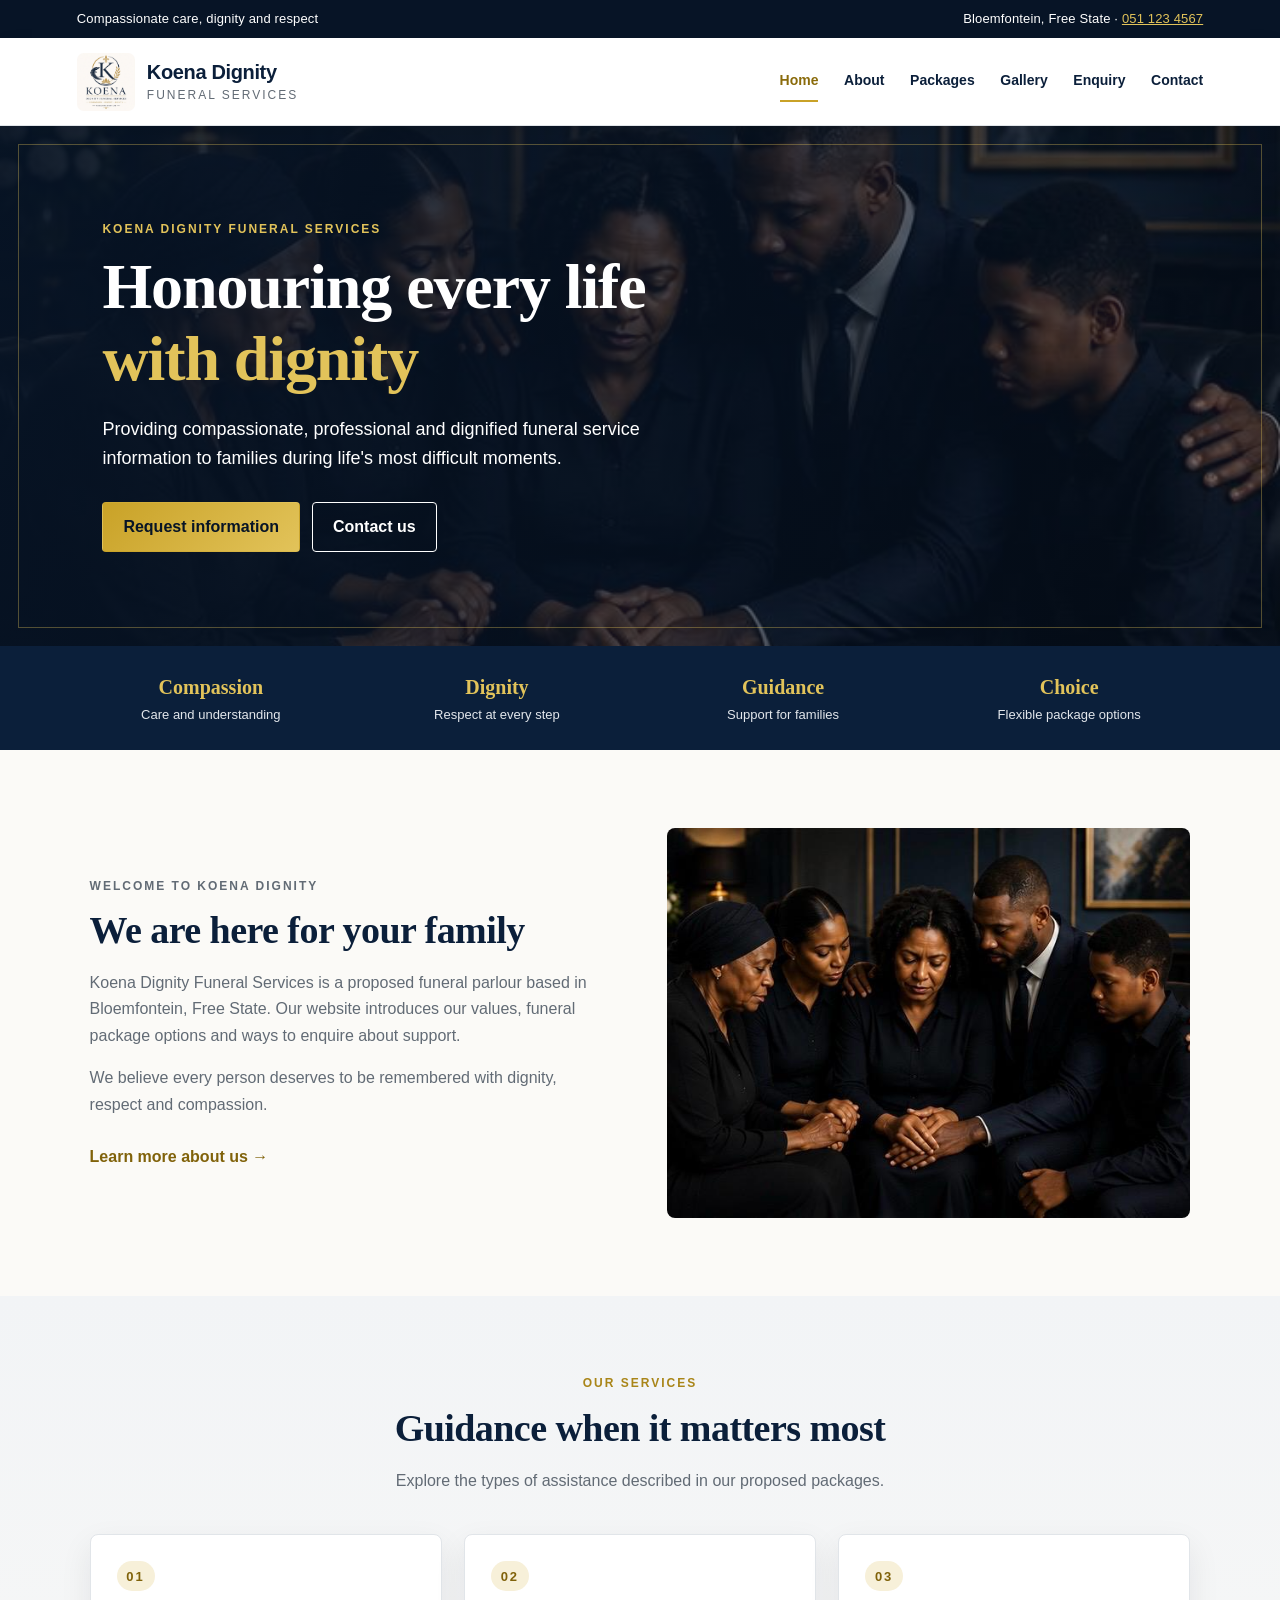
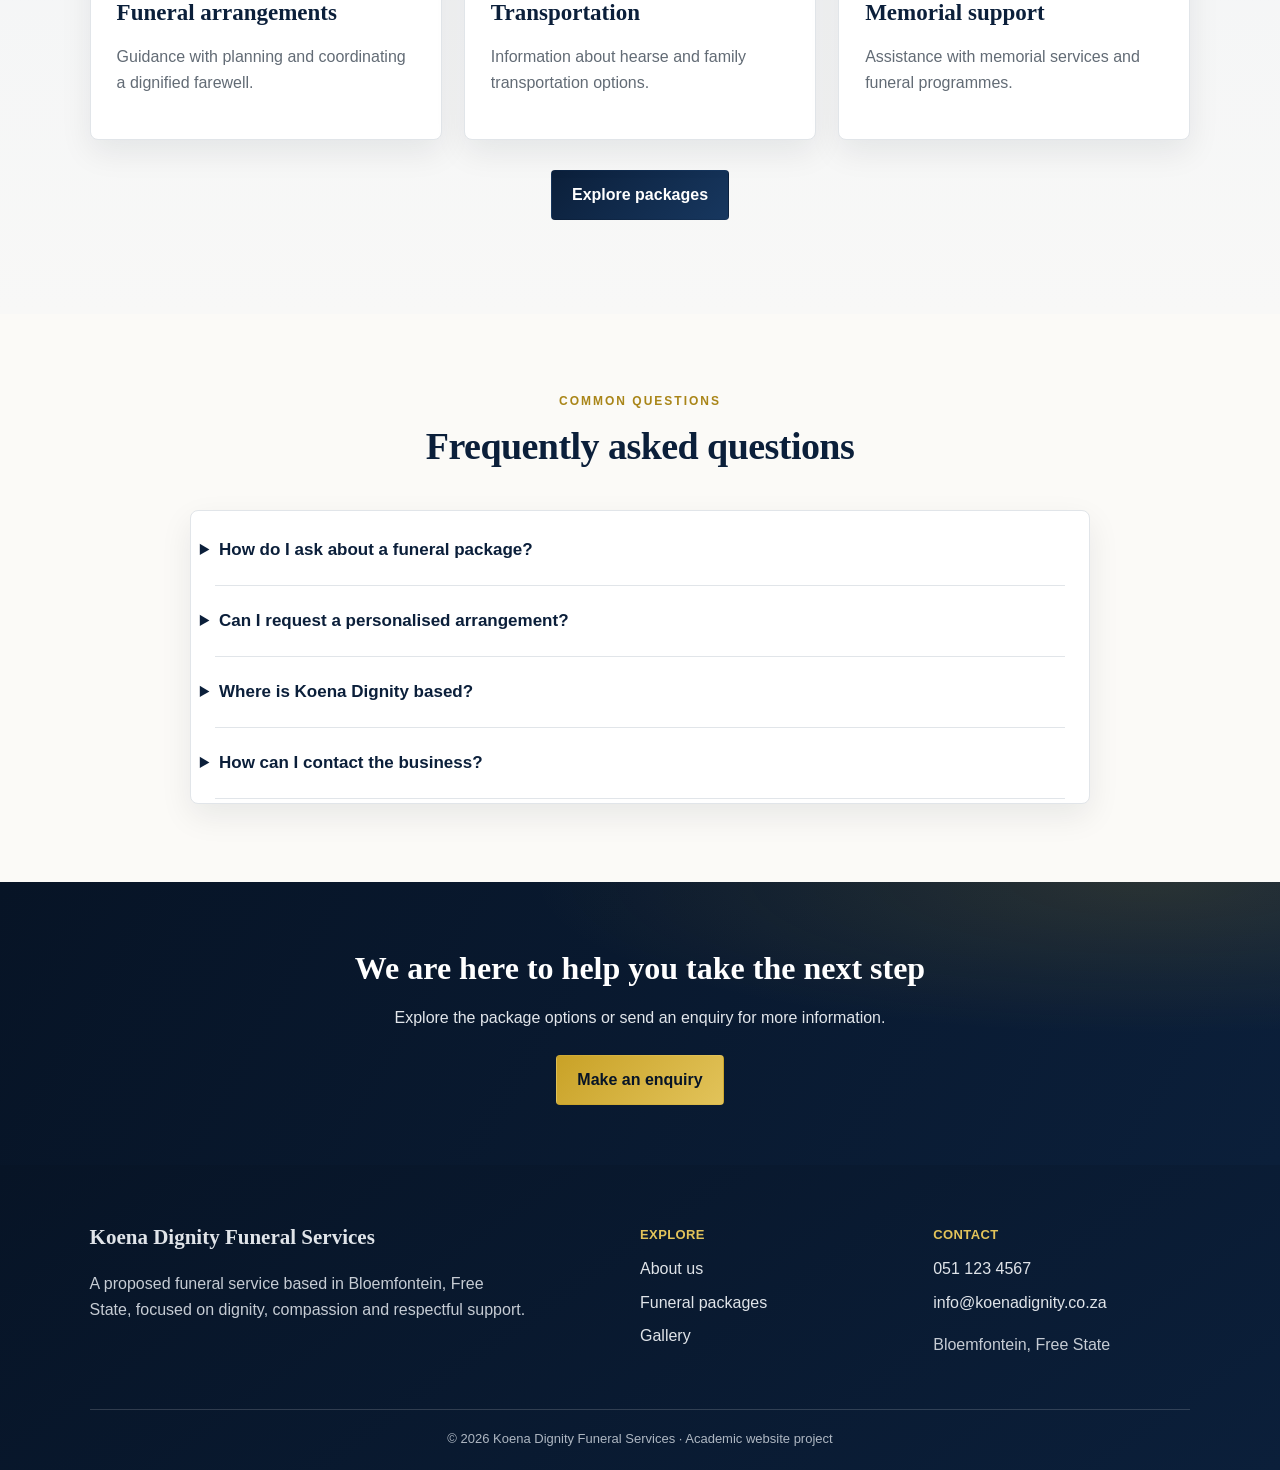
<file: index.html>
<!doctype html>
<html lang="en">
  <head>
    <meta charset="utf-8" />
    <meta name="viewport" content="width=device-width, initial-scale=1" />
    <title>
      Koena Dignity Funeral Services | Compassionate Funeral Care in
      Bloemfontein
    </title>
    <meta
      name="description"
      content="Koena Dignity Funeral Services is a proposed funeral parlour in Bloemfontein, offering information about funeral arrangements, packages and compassionate support."
    />
    <meta name="theme-color" content="#0b1f3a" />

    <link rel="stylesheet" href="assets/css/styles.css" />
  </head>
  <body>
    <a class="skip-link" href="#main">Skip to content</a>
    <div class="topbar">
      <span>Compassionate care, dignity and respect</span
      ><span
        >Bloemfontein, Free State ·
        <a href="tel:+27511234567">051 123 4567</a></span
      >
    </div>
    <header class="site-header">
      <a class="brand" href="index.html"
        ><img
          src="assets/images/WhatsApp%20Image%202026-08-14%20at%2019.05.25.jpeg"
          alt="Koena Dignity Funeral Services logo"
        /><span>Koena Dignity<small>Funeral Services</small></span></a
      >
      <button
        class="menu-toggle"
        type="button"
        aria-expanded="false"
        aria-controls="primary-navigation"
      >
        <span class="menu-icon" aria-hidden="true">☰</span
        ><span class="sr-only">Toggle navigation</span>
      </button>
      <nav
        class="navigation"
        id="primary-navigation"
        aria-label="Main navigation"
      >
        <a href="index.html" aria-current="page">Home</a
        ><a href="pages/about.html">About</a
        ><a href="pages/packages.html">Packages</a
        ><a href="pages/gallery.html">Gallery</a
        ><a href="pages/enquiry.html">Enquiry</a
        ><a href="pages/contact.html">Contact</a>
      </nav>
    </header>
    <main id="main">
      <section class="home-hero">
        <div class="hero-shade"></div>
        <div class="hero-copy">
          <p class="eyebrow">KOENA DIGNITY FUNERAL SERVICES</p>
          <h1>Honouring every life <span>with dignity</span></h1>
          <p>
            Providing compassionate, professional and dignified funeral service
            information to families during life's most difficult moments.
          </p>
          <div class="button-row">
            <a class="button button-gold" href="pages/enquiry.html"
              >Request information</a
            ><a class="button button-outline" href="pages/contact.html"
              >Contact us</a
            >
          </div>
        </div>
      </section>
      <section class="trust-strip">
        <div>
          <strong>Compassion</strong><span>Care and understanding</span>
        </div>
        <div><strong>Dignity</strong><span>Respect at every step</span></div>
        <div><strong>Guidance</strong><span>Support for families</span></div>
        <div><strong>Choice</strong><span>Flexible package options</span></div>
      </section>
      <section class="content-section split">
        <div>
          <p class="eyebrow">WELCOME TO KOENA DIGNITY</p>
          <h2>We are here for your family</h2>
          <p>
            Koena Dignity Funeral Services is a proposed funeral parlour based
            in Bloemfontein, Free State. Our website introduces our values,
            funeral package options and ways to enquire about support.
          </p>
          <p>
            We believe every person deserves to be remembered with dignity,
            respect and compassion.
          </p>
          <a class="text-link" href="pages/about.html">Learn more about us →</a>
        </div>
        <img
          class="feature-image"
          loading="lazy"
          decoding="async"
          src="assets/images/family%20support.jpeg"
          alt="Family members supporting one another"
        />
      </section>
      <section class="content-section soft">
        <div class="section-heading">
          <p class="eyebrow">OUR SERVICES</p>
          <h2>Guidance when it matters most</h2>
          <p>
            Explore the types of assistance described in our proposed packages.
          </p>
        </div>
        <div class="card-grid">
          <article class="info-card">
            <span class="card-number">01</span>
            <h3>Funeral arrangements</h3>
            <p>Guidance with planning and coordinating a dignified farewell.</p>
          </article>
          <article class="info-card">
            <span class="card-number">02</span>
            <h3>Transportation</h3>
            <p>Information about hearse and family transportation options.</p>
          </article>
          <article class="info-card">
            <span class="card-number">03</span>
            <h3>Memorial support</h3>
            <p>Assistance with memorial services and funeral programmes.</p>
          </article>
        </div>
        <p class="center">
          <a class="button button-navy" href="pages/packages.html"
            >Explore packages</a
          >
        </p>
      </section>
      <section class="content-section">
        <div class="section-heading">
          <p class="eyebrow">COMMON QUESTIONS</p>
          <h2>Frequently asked questions</h2>
        </div>
        <div class="faq-list">
          <details>
            <summary>How do I ask about a funeral package?</summary>
            <p>
              Visit the Packages page to compare the proposed options, then use
              the Enquiry form to tell us which package you would like to
              discuss.
            </p>
          </details>
          <details>
            <summary>Can I request a personalised arrangement?</summary>
            <p>
              Yes. The Personalised Package is intended for families who need to
              discuss specific requirements. Include details in the enquiry
              form.
            </p>
          </details>
          <details>
            <summary>Where is Koena Dignity based?</summary>
            <p>
              The proposed service is based in Bloemfontein, Free State. A
              verified street address will be added once confirmed.
            </p>
          </details>
          <details>
            <summary>How can I contact the business?</summary>
            <p>
              You can use the Contact page, call the displayed telephone number
              or email the listed address. Please note that these contact
              details should be confirmed before the site goes live.
            </p>
          </details>
        </div>
      </section>
      <section class="callout">
        <h2>We are here to help you take the next step</h2>
        <p>
          Explore the package options or send an enquiry for more information.
        </p>
        <a class="button button-gold" href="pages/enquiry.html"
          >Make an enquiry</a
        >
      </section>
    </main>
    <footer class="site-footer">
      <div class="footer-grid">
        <div>
          <a class="footer-brand" href="index.html"
            >Koena Dignity Funeral Services</a
          >
          <p>
            A proposed funeral service based in Bloemfontein, Free State,
            focused on dignity, compassion and respectful support.
          </p>
        </div>
        <div>
          <h2>Explore</h2>
          <a href="pages/about.html">About us</a
          ><a href="pages/packages.html">Funeral packages</a
          ><a href="pages/gallery.html">Gallery</a>
        </div>
        <div>
          <h2>Contact</h2>
          <a href="tel:+27511234567">051 123 4567</a
          ><a href="mailto:info@koenadignity.co.za">info@koenadignity.co.za</a>
          <p>Bloemfontein, Free State</p>
        </div>
      </div>
      <p class="copyright">
        © 2026 Koena Dignity Funeral Services · Academic website project
      </p>
    </footer>
    <script src="assets/js/script.js" defer></script>
  </body>
</html>
</file>
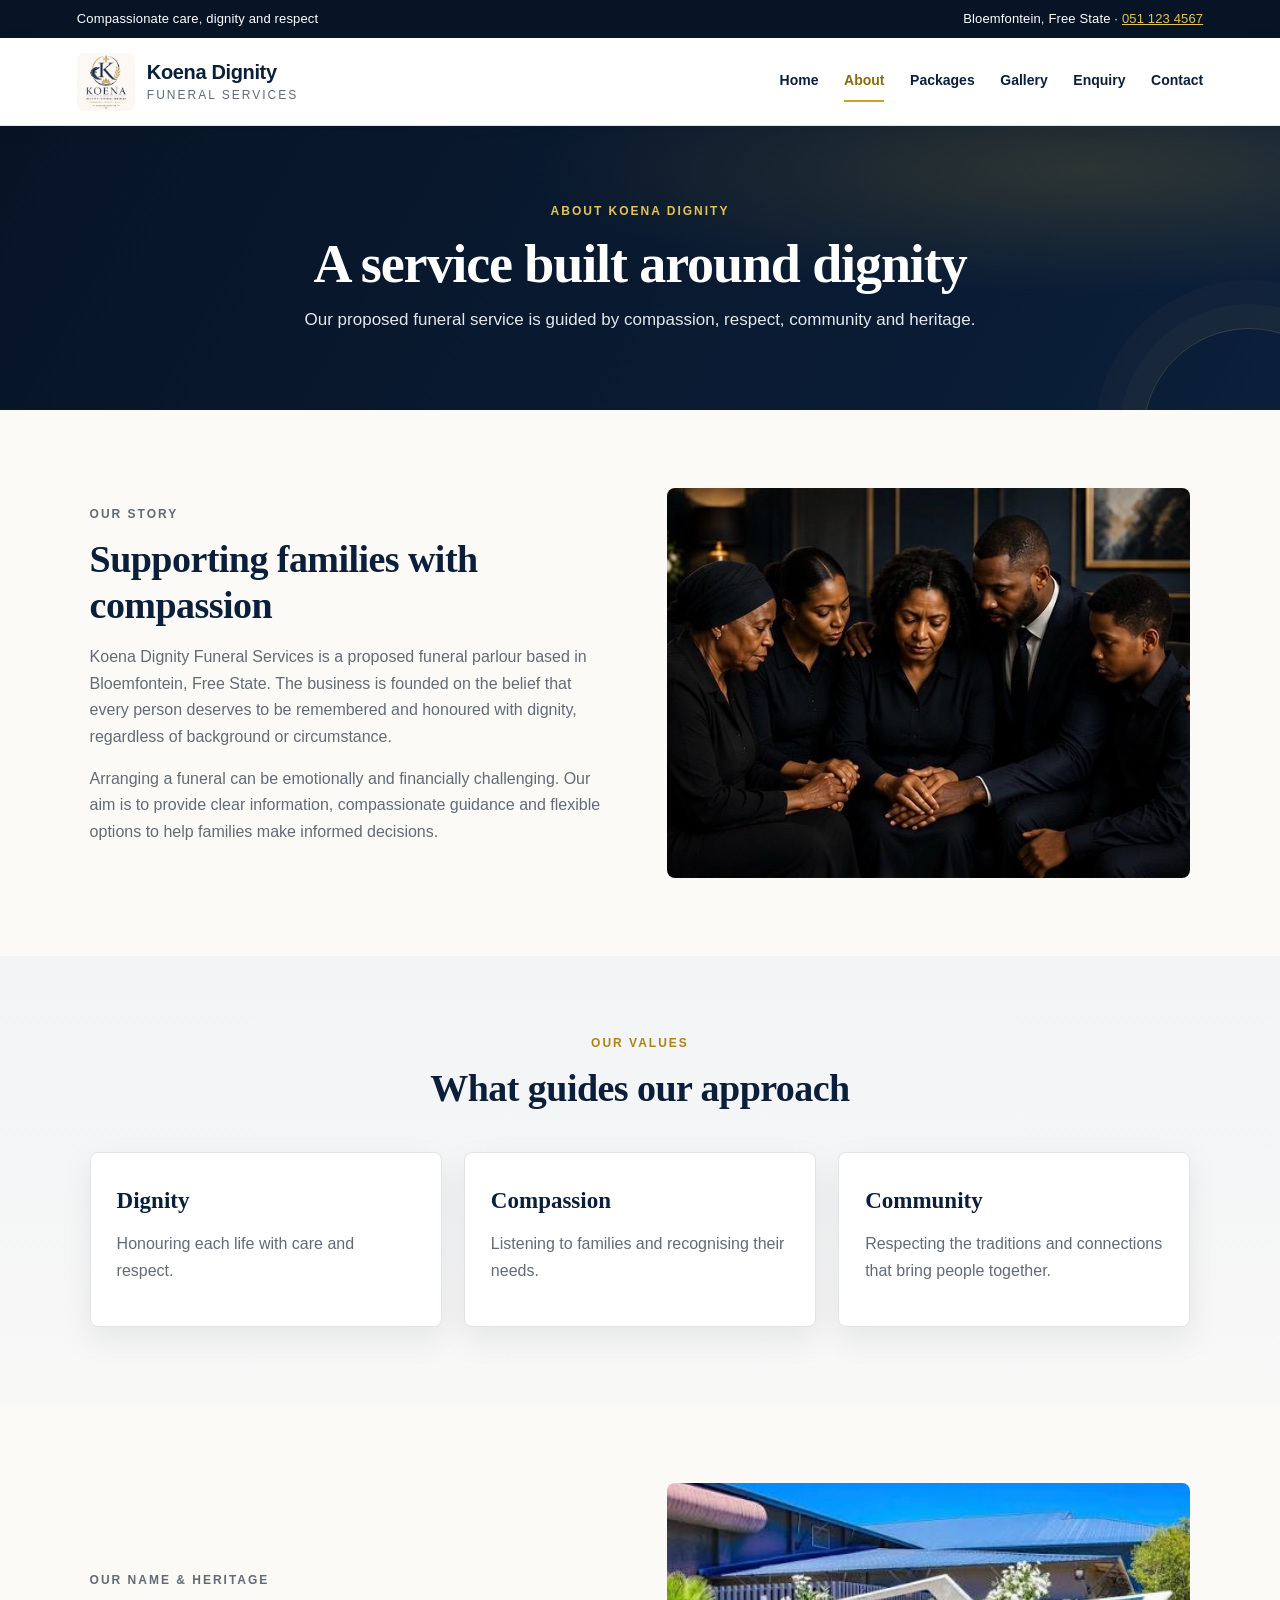
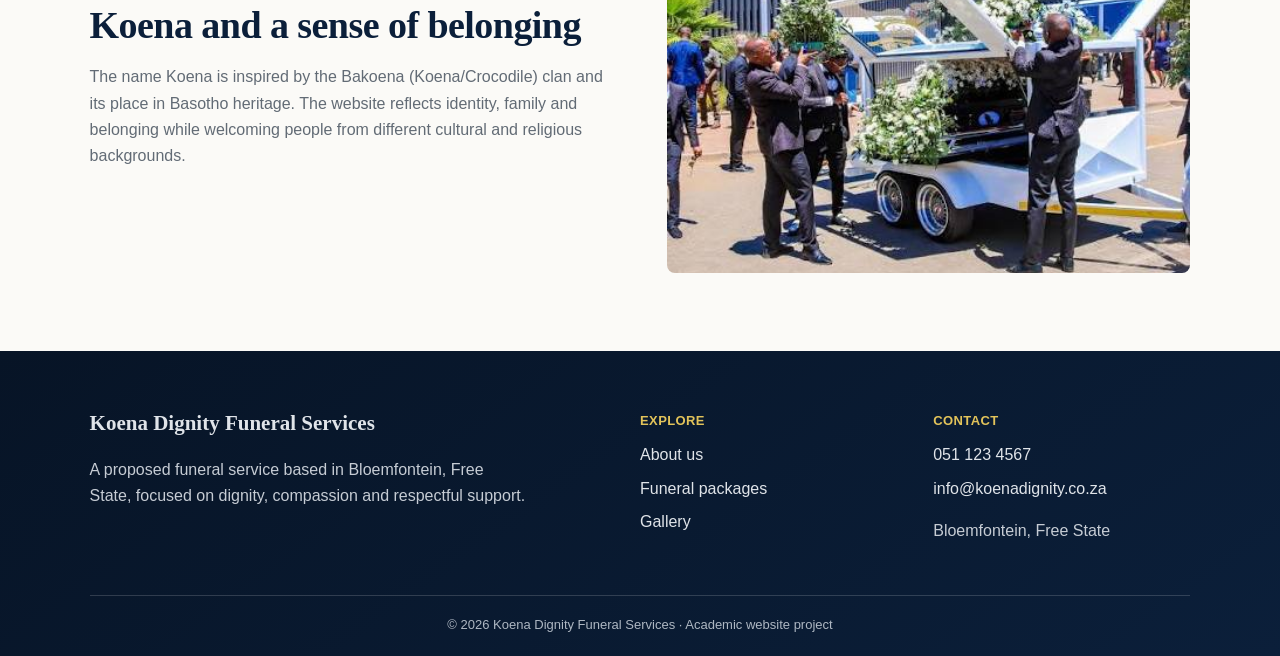
<file: pages/about.html>
<!doctype html>
<html lang="en">
  <head>
    <meta charset="utf-8" />
    <meta name="viewport" content="width=device-width, initial-scale=1" />
    <title>About Us | Koena Dignity Funeral Services</title>
    <meta
      name="description"
      content="Learn about the values, purpose and heritage behind Koena Dignity Funeral Services in Bloemfontein, Free State."
    />
    <meta name="theme-color" content="#0b1f3a" />

    <link rel="stylesheet" href="../assets/css/styles.css" />
  </head>
  <body>
    <a class="skip-link" href="#main">Skip to content</a>
    <div class="topbar">
      <span>Compassionate care, dignity and respect</span
      ><span
        >Bloemfontein, Free State ·
        <a href="tel:+27511234567">051 123 4567</a></span
      >
    </div>
    <header class="site-header">
      <a class="brand" href="../index.html"
        ><img
          src="../assets/images/WhatsApp%20Image%202026-08-14%20at%2019.05.25.jpeg"
          alt="Koena Dignity Funeral Services logo"
        /><span>Koena Dignity<small>Funeral Services</small></span></a
      >
      <button
        class="menu-toggle"
        type="button"
        aria-expanded="false"
        aria-controls="primary-navigation"
      >
        <span class="menu-icon" aria-hidden="true">☰</span
        ><span class="sr-only">Toggle navigation</span>
      </button>
      <nav
        class="navigation"
        id="primary-navigation"
        aria-label="Main navigation"
      >
        <a href="../index.html">Home</a
        ><a href="../pages/about.html" aria-current="page">About</a
        ><a href="../pages/packages.html">Packages</a
        ><a href="../pages/gallery.html">Gallery</a
        ><a href="../pages/enquiry.html">Enquiry</a
        ><a href="../pages/contact.html">Contact</a>
      </nav>
    </header>
    <main id="main">
      <section class="page-hero">
        <p class="eyebrow">ABOUT KOENA DIGNITY</p>
        <h1>A service built around dignity</h1>
        <p>
          Our proposed funeral service is guided by compassion, respect,
          community and heritage.
        </p>
      </section>
      <section class="content-section split">
        <div>
          <p class="eyebrow">OUR STORY</p>
          <h2>Supporting families with compassion</h2>
          <p>
            Koena Dignity Funeral Services is a proposed funeral parlour based
            in Bloemfontein, Free State. The business is founded on the belief
            that every person deserves to be remembered and honoured with
            dignity, regardless of background or circumstance.
          </p>
          <p>
            Arranging a funeral can be emotionally and financially challenging.
            Our aim is to provide clear information, compassionate guidance and
            flexible options to help families make informed decisions.
          </p>
        </div>
        <img
          class="feature-image"
          loading="lazy"
          decoding="async"
          src="../assets/images/family%20support.jpeg"
          alt="Family members offering each other comfort"
        />
      </section>
      <section class="content-section soft">
        <div class="section-heading">
          <p class="eyebrow">OUR VALUES</p>
          <h2>What guides our approach</h2>
        </div>
        <div class="card-grid">
          <article class="info-card">
            <h3>Dignity</h3>
            <p>Honouring each life with care and respect.</p>
          </article>
          <article class="info-card">
            <h3>Compassion</h3>
            <p>Listening to families and recognising their needs.</p>
          </article>
          <article class="info-card">
            <h3>Community</h3>
            <p>
              Respecting the traditions and connections that bring people
              together.
            </p>
          </article>
        </div>
      </section>
      <section class="content-section split">
        <div>
          <p class="eyebrow">OUR NAME & HERITAGE</p>
          <h2>Koena and a sense of belonging</h2>
          <p>
            The name Koena is inspired by the Bakoena (Koena/Crocodile) clan and
            its place in Basotho heritage. The website reflects identity, family
            and belonging while welcoming people from different cultural and
            religious backgrounds.
          </p>
        </div>
        <img
          class="feature-image"
          loading="lazy"
          decoding="async"
          src="../assets/images/image.png"
          alt="Heritage image representing the identity and community behind the Koena name"
        />
      </section>
    </main>
    <footer class="site-footer">
      <div class="footer-grid">
        <div>
          <a class="footer-brand" href="../index.html"
            >Koena Dignity Funeral Services</a
          >
          <p>
            A proposed funeral service based in Bloemfontein, Free State,
            focused on dignity, compassion and respectful support.
          </p>
        </div>
        <div>
          <h2>Explore</h2>
          <a href="../pages/about.html">About us</a
          ><a href="../pages/packages.html">Funeral packages</a
          ><a href="../pages/gallery.html">Gallery</a>
        </div>
        <div>
          <h2>Contact</h2>
          <a href="tel:+27511234567">051 123 4567</a
          ><a href="mailto:info@koenadignity.co.za">info@koenadignity.co.za</a>
          <p>Bloemfontein, Free State</p>
        </div>
      </div>
      <p class="copyright">
        © 2026 Koena Dignity Funeral Services · Academic website project
      </p>
    </footer>
    <script src="../assets/js/script.js" defer></script>
  </body>
</html>
</file>
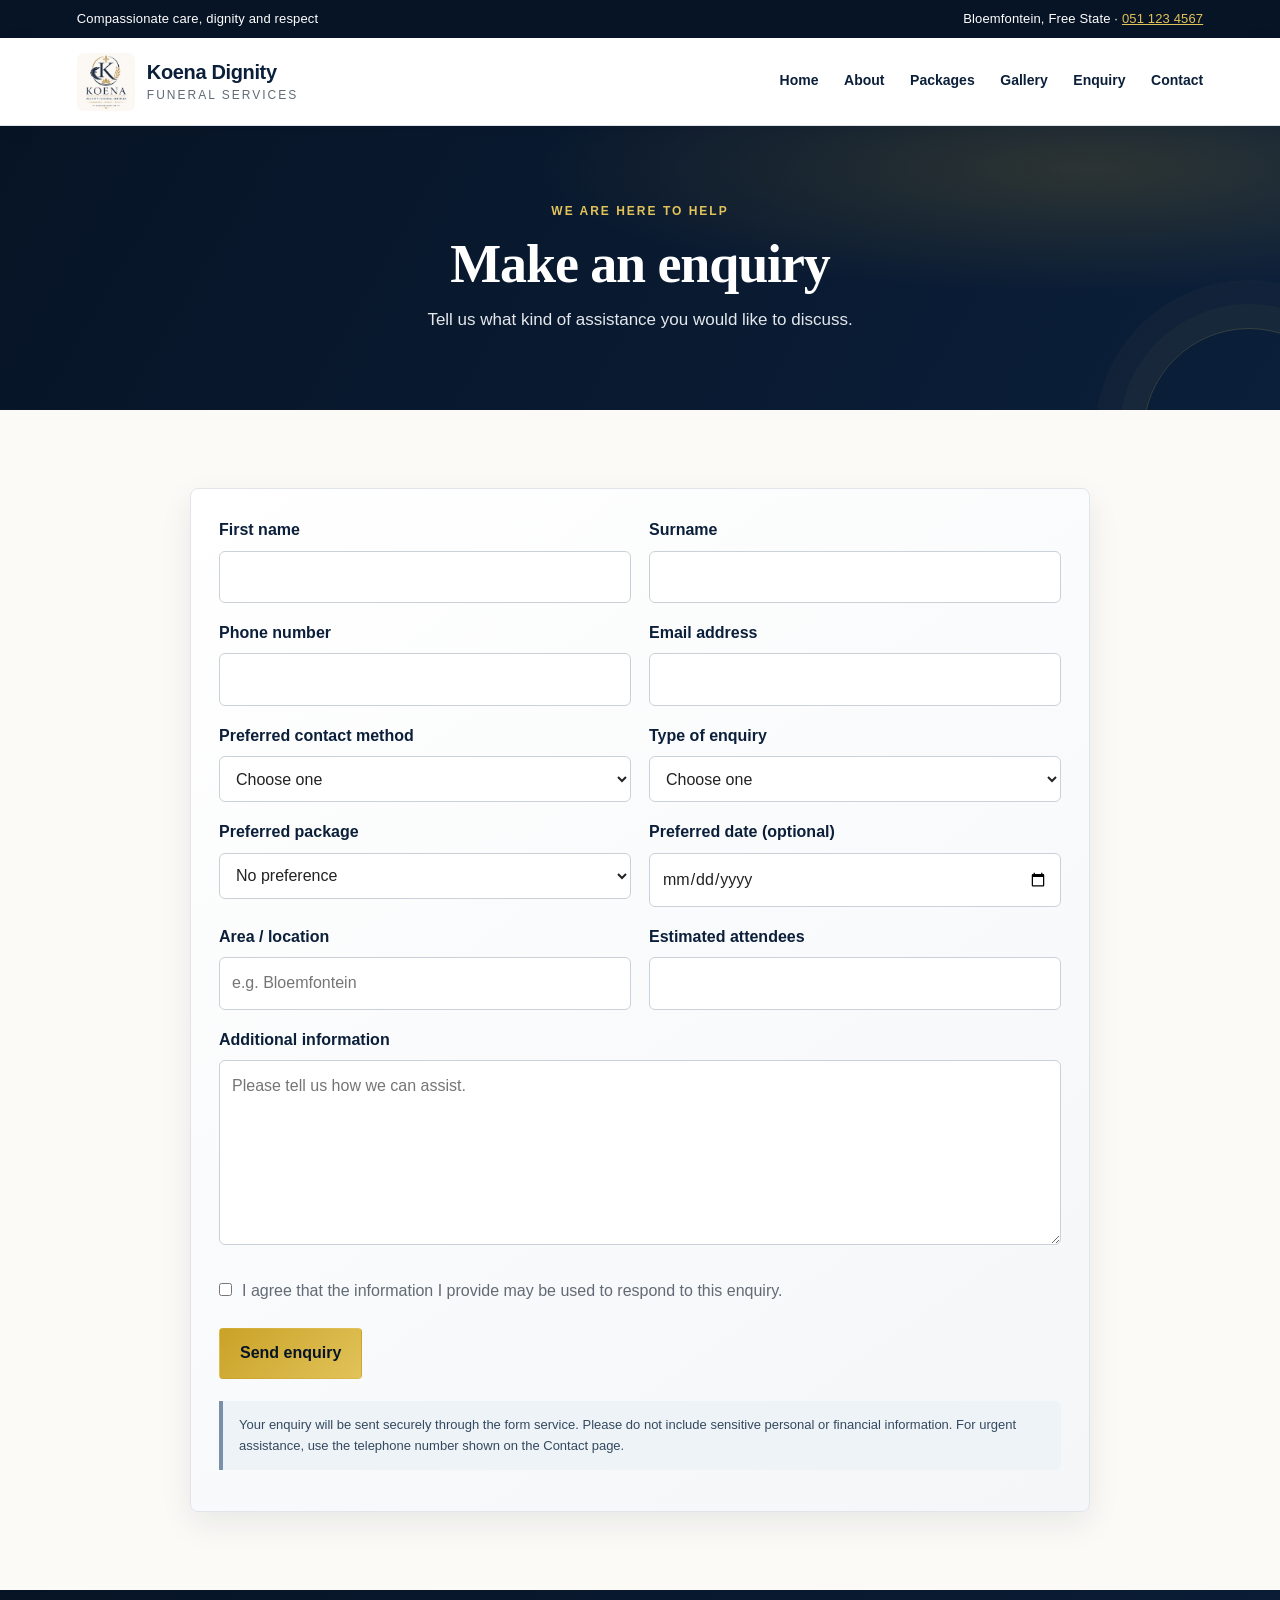
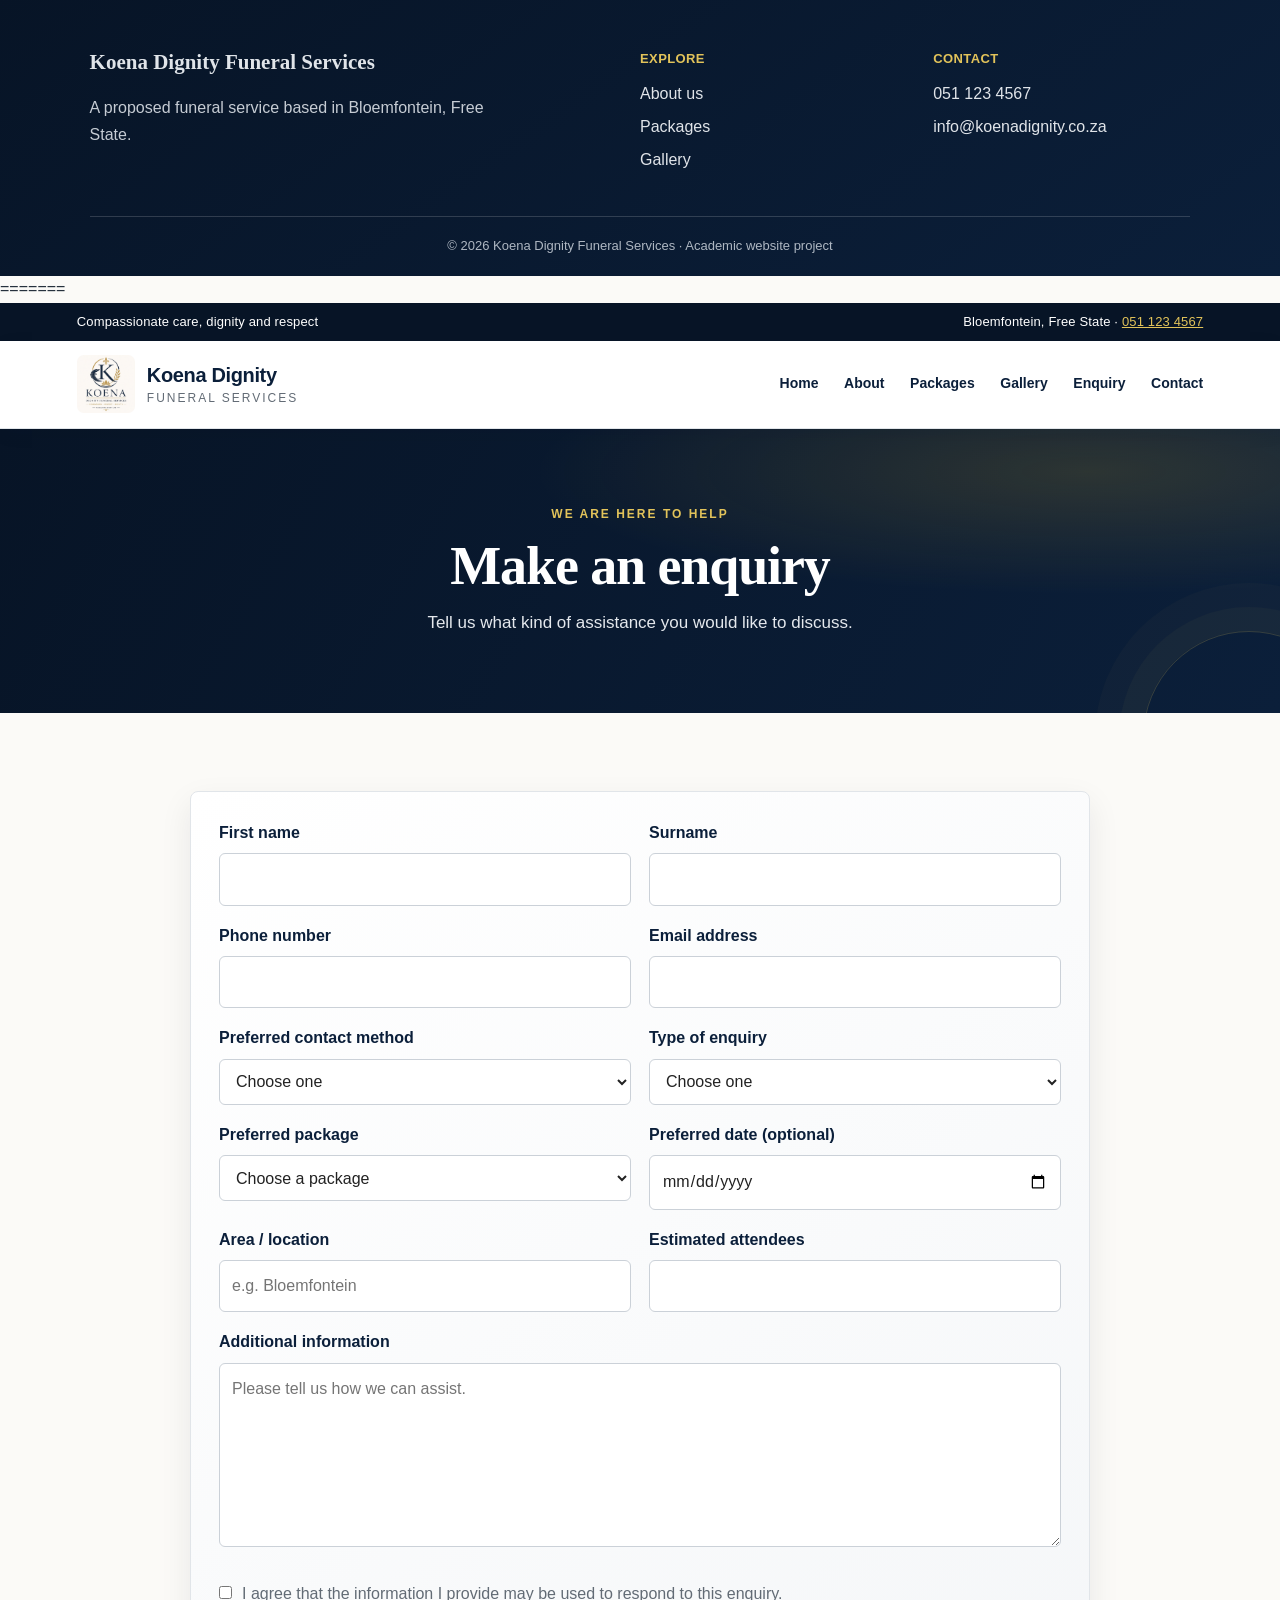
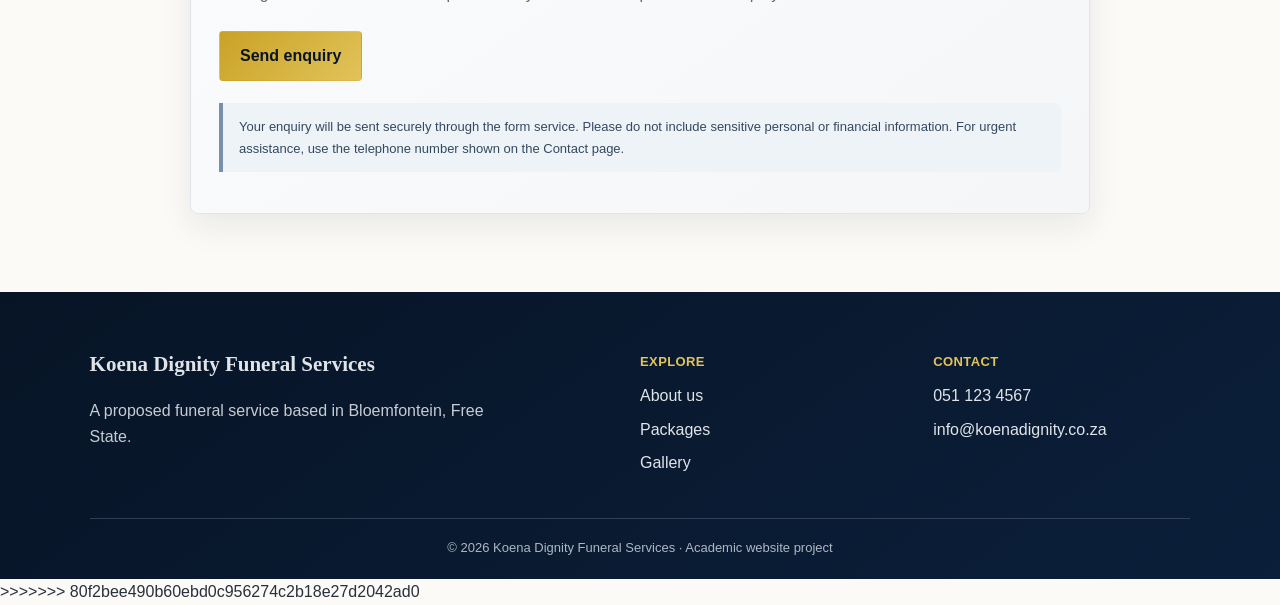
<file: pages/enquiry.html>
<!doctype html>
<html lang="en">
  <head>
    <meta charset="utf-8" />
    <meta name="viewport" content="width=device-width,initial-scale=1" />
    <title>Funeral Enquiry | Koena Dignity Funeral Services</title>
    <meta
      name="description"
      content="Enquire about funeral arrangements, packages, quotations and support from Koena Dignity Funeral Services."
    />
    <link rel="stylesheet" href="../assets/css/styles.css" />
  </head>
  <body>
    <a class="skip-link" href="#main">Skip to content</a>
    <div class="topbar">
      <span>Compassionate care, dignity and respect</span
      ><span
        >Bloemfontein, Free State ·
        <a href="tel:+27511234567">051 123 4567</a></span
      >
    </div>
    <header class="site-header">
      <a class="brand" href="../index.html"
        ><img
          src="../assets/images/WhatsApp%20Image%202026-08-14%20at%2019.05.25.jpeg"
          alt="Koena Dignity Funeral Services logo"
        /><span>Koena Dignity<small>Funeral Services</small></span></a
      ><button
        class="menu-toggle"
        type="button"
        aria-expanded="false"
        aria-controls="primary-navigation"
      >
        <span aria-hidden="true">☰</span
        ><span class="sr-only">Toggle navigation</span>
      </button>
      <nav
        class="navigation"
        id="primary-navigation"
        aria-label="Main navigation"
      >
        <a href="../index.html">Home</a><a href="about.html">About</a
        ><a href="packages.html">Packages</a><a href="gallery.html">Gallery</a
        ><a href="enquiry.html">Enquiry</a><a href="contact.html">Contact</a>
      </nav>
    </header>
    <main id="main">
      <section class="page-hero">
        <p class="eyebrow">WE ARE HERE TO HELP</p>
        <h1>Make an enquiry</h1>
        <p>Tell us what kind of assistance you would like to discuss.</p>
      </section>
      <section class="content-section">
        <div class="form-panel form-panel-wide">
          <form
            class="email-form"
            action="https://api.web3forms.com/submit" method="POST" enctype="multipart/form-data"
            data-form-purpose="Funeral services enquiry"
           novalidate>
            <input type="hidden" name="access_key" value="3d0bb417-32d0-4ac1-8894-3d82f13bfffe" />
            <input type="hidden" name="subject" value="New funeral services enquiry - Koena Dignity Funeral Services" />
            <div class="form-grid">
              <div>
                <label for="first-name">First name</label
                ><input
                  id="first-name"
                  name="First name"
                  autocomplete="given-name"
                />
              </div>
              <div>
                <label for="surname">Surname</label
                ><input
                  id="surname"
                  name="Surname"
                  autocomplete="family-name"
                />
              </div>
              <div>
                <label for="enquiry-phone">Phone number</label
                ><input
                  id="enquiry-phone"
                  name="Phone"
                  type="tel"
                  autocomplete="tel"
                />
              </div>
              <div>
                <label for="enquiry-email">Email address</label
                ><input
                  id="enquiry-email"
                  name="Email"
                  type="email"
                  autocomplete="email"
                />
              </div>
              <div>
                <label for="contact-method">Preferred contact method</label
                ><select
                  id="contact-method"
                  name="Preferred contact method"
                >
                  <option value="">Choose one</option>
                  <option>Phone call</option>
                  <option>WhatsApp</option>
                  <option>Email</option>
                </select>
              </div>
              <div>
                <label for="enquiry-type">Type of enquiry</label
                ><select id="enquiry-type" name="Enquiry type">
                  <option value="">Choose one</option>
                  <option>Funeral arrangement</option>
                  <option>Funeral package</option>
                  <option>Quotation</option>
                  <option>Burial services</option>
                  <option>Cremation services</option>
                  <option>Memorial service</option>
                  <option>Transportation</option>
                  <option>General enquiry</option>
                </select>
              </div>
              <div>
                <label for="preferred-package">Preferred package</label
                ><select id="preferred-package" name="Preferred package">
                  <option value="">No preference</option>
                  <option>Essential Package</option>
                  <option>Standard Package</option>
                  <option>Dignity Package</option>
                  <option>Personalised Package</option>
                </select>
              </div>
              <div>
                <label for="preferred-date">Preferred date (optional)</label
                ><input id="preferred-date" name="Preferred date" type="date" />
              </div>
              <div>
                <label for="area">Area / location</label
                ><input
                  id="area"
                  name="Area / location"
                  autocomplete="address-level2"
                  placeholder="e.g. Bloemfontein"
                />
              </div>
              <div>
                <label for="attendees">Estimated attendees</label
                ><input
                  id="attendees"
                  name="Estimated attendees"
                  type="number"
                />
              </div>
            </div>
            <label for="enquiry-message">Additional information</label
            ><textarea
              id="enquiry-message"
              name="Additional information"
              rows="6"
              placeholder="Please tell us how we can assist."
            ></textarea
            ><label class="consent"
              ><input type="checkbox" name="Consent" /> I agree that
              the information I provide may be used to respond to this
              enquiry.</label
            ><button class="button button-gold" type="submit">
              Send enquiry
            </button>
            <p class="form-feedback" role="status" aria-live="polite"></p>
            <p class="form-note">
              Your enquiry will be sent securely through the form service. Please do not include sensitive personal or financial information.
              For urgent assistance, use the telephone number shown on the
              Contact page.
            </p>
          </form>
        </div>
      </section>
    </main>
    <footer class="site-footer">
      <div class="footer-grid">
        <div>
          <a class="footer-brand" href="../index.html"
            >Koena Dignity Funeral Services</a
          >
          <p>A proposed funeral service based in Bloemfontein, Free State.</p>
        </div>
        <div>
          <h2>Explore</h2>
          <a href="about.html">About us</a><a href="packages.html">Packages</a
          ><a href="gallery.html">Gallery</a>
        </div>
        <div>
          <h2>Contact</h2>
          <a href="tel:+27511234567">051 123 4567</a
          ><a href="mailto:info@koenadignity.co.za">info@koenadignity.co.za</a>
        </div>
      </div>
      <p class="copyright">
        © 2026 Koena Dignity Funeral Services · Academic website project
      </p>
    </footer>
    <script src="../assets/js/script.js" defer></script>
  </body>
</html>

=======
<!doctype html><html lang="en"><head><meta charset="utf-8"><meta name="viewport" content="width=device-width,initial-scale=1"><title>Funeral Enquiry | Koena Dignity Funeral Services</title><meta name="description" content="Enquire about funeral arrangements, packages, quotations and support from Koena Dignity Funeral Services."><link rel="stylesheet" href="../assets/css/styles.css"></head><body><a class="skip-link" href="#main">Skip to content</a><div class="topbar"><span>Compassionate care, dignity and respect</span><span>Bloemfontein, Free State · <a href="tel:+27511234567">051 123 4567</a></span></div><header class="site-header"><a class="brand" href="../index.html"><img src="../assets/images/WhatsApp%20Image%202026-08-14%20at%2019.05.25.jpeg" alt="Koena Dignity Funeral Services logo"><span>Koena Dignity<small>Funeral Services</small></span></a><button class="menu-toggle" type="button" aria-expanded="false" aria-controls="primary-navigation"><span aria-hidden="true">☰</span><span class="sr-only">Toggle navigation</span></button><nav class="navigation" id="primary-navigation" aria-label="Main navigation"><a href="../index.html">Home</a><a href="about.html">About</a><a href="packages.html">Packages</a><a href="gallery.html">Gallery</a><a href="enquiry.html">Enquiry</a><a href="contact.html">Contact</a></nav></header><main id="main"><section class="page-hero"><p class="eyebrow">WE ARE HERE TO HELP</p><h1>Make an enquiry</h1><p>Tell us what kind of assistance you would like to discuss.</p></section><section class="content-section"><div class="form-panel form-panel-wide"><form class="email-form" action="https://api.web3forms.com/submit" method="POST" enctype="multipart/form-data" data-form-purpose="Funeral services enquiry" novalidate>
            <input type="hidden" name="access_key" value="3d0bb417-32d0-4ac1-8894-3d82f13bfffe" />
            <input type="hidden" name="subject" value="New funeral services enquiry - Koena Dignity Funeral Services" /><div class="form-grid"><div><label for="first-name">First name</label><input id="first-name" name="First name" autocomplete="given-name"></div><div><label for="surname">Surname</label><input id="surname" name="Surname" autocomplete="family-name"></div><div><label for="enquiry-phone">Phone number</label><input id="enquiry-phone" name="Phone" type="tel" autocomplete="tel"></div><div><label for="enquiry-email">Email address</label><input id="enquiry-email" name="Email" type="email" autocomplete="email"></div><div><label for="contact-method">Preferred contact method</label><select id="contact-method" name="Preferred contact method"><option value="">Choose one</option><option>Phone call</option><option>WhatsApp</option><option>Email</option></select></div><div><label for="enquiry-type">Type of enquiry</label><select id="enquiry-type" name="Enquiry type"><option value="">Choose one</option><option>Funeral arrangement</option><option>Funeral package</option><option>Quotation</option><option>Burial services</option><option>Cremation services</option><option>Memorial service</option><option>Transportation</option><option>General enquiry</option></select></div><div><label for="preferred-package">Preferred package</label><select id="preferred-package" name="Preferred package"><option value="">Choose a package</option><option>Essential Package</option><option>Standard Package</option><option>Dignity Package</option><option>Personalised Package</option><option>Traditional Burial Package</option><option>Simple Burial Package</option><option>Cremation Support Package</option><option>Memorial Service Package</option><option>Repatriation Assistance Package</option><option>Basotho Cultural Arrangements</option><option>Christian Funeral Arrangements</option><option>Muslim Funeral Arrangements</option><option>Hindu Funeral Arrangements</option><option>Child and Infant Funeral Support</option><option>Pregnancy and Stillbirth Bereavement Support</option><option>Veteran Tribute Package</option><option>Eco-conscious Funeral Discussion</option><option>Family Support Package</option><option>Graveside Service Package</option><option>Chapel Service Package</option><option>Weekend Funeral Coordination</option><option>Funeral Transport Support</option><option>Floral Tribute Package</option><option>Funeral Programme and Tribute Package</option></select></div><div><label for="preferred-date">Preferred date (optional)</label><input id="preferred-date" name="Preferred date" type="date"></div><div><label for="area">Area / location</label><input id="area" name="Area / location" autocomplete="address-level2" placeholder="e.g. Bloemfontein"></div><div><label for="attendees">Estimated attendees</label><input id="attendees" name="Estimated attendees" type="number"></div></div><label for="enquiry-message">Additional information</label><textarea id="enquiry-message" name="Additional information" rows="6" placeholder="Please tell us how we can assist."></textarea><label class="consent"><input type="checkbox" name="Consent"> I agree that the information I provide may be used to respond to this enquiry.</label><button class="button button-gold" type="submit">Send enquiry</button><p class="form-feedback" role="status" aria-live="polite"></p><p class="form-note">Your enquiry will be sent securely through the form service. Please do not include sensitive personal or financial information. For urgent assistance, use the telephone number shown on the Contact page.</p></form></div></section></main><footer class="site-footer"><div class="footer-grid"><div><a class="footer-brand" href="../index.html">Koena Dignity Funeral Services</a><p>A proposed funeral service based in Bloemfontein, Free State.</p></div><div><h2>Explore</h2><a href="about.html">About us</a><a href="packages.html">Packages</a><a href="gallery.html">Gallery</a></div><div><h2>Contact</h2><a href="tel:+27511234567">051 123 4567</a><a href="mailto:info@koenadignity.co.za">info@koenadignity.co.za</a></div></div><p class="copyright">© 2026 Koena Dignity Funeral Services · Academic website project</p></footer><script src="../assets/js/script.js" defer></script></body></html>
>>>>>>> 80f2bee490b60ebd0c956274c2b18e27d2042ad0
</file>
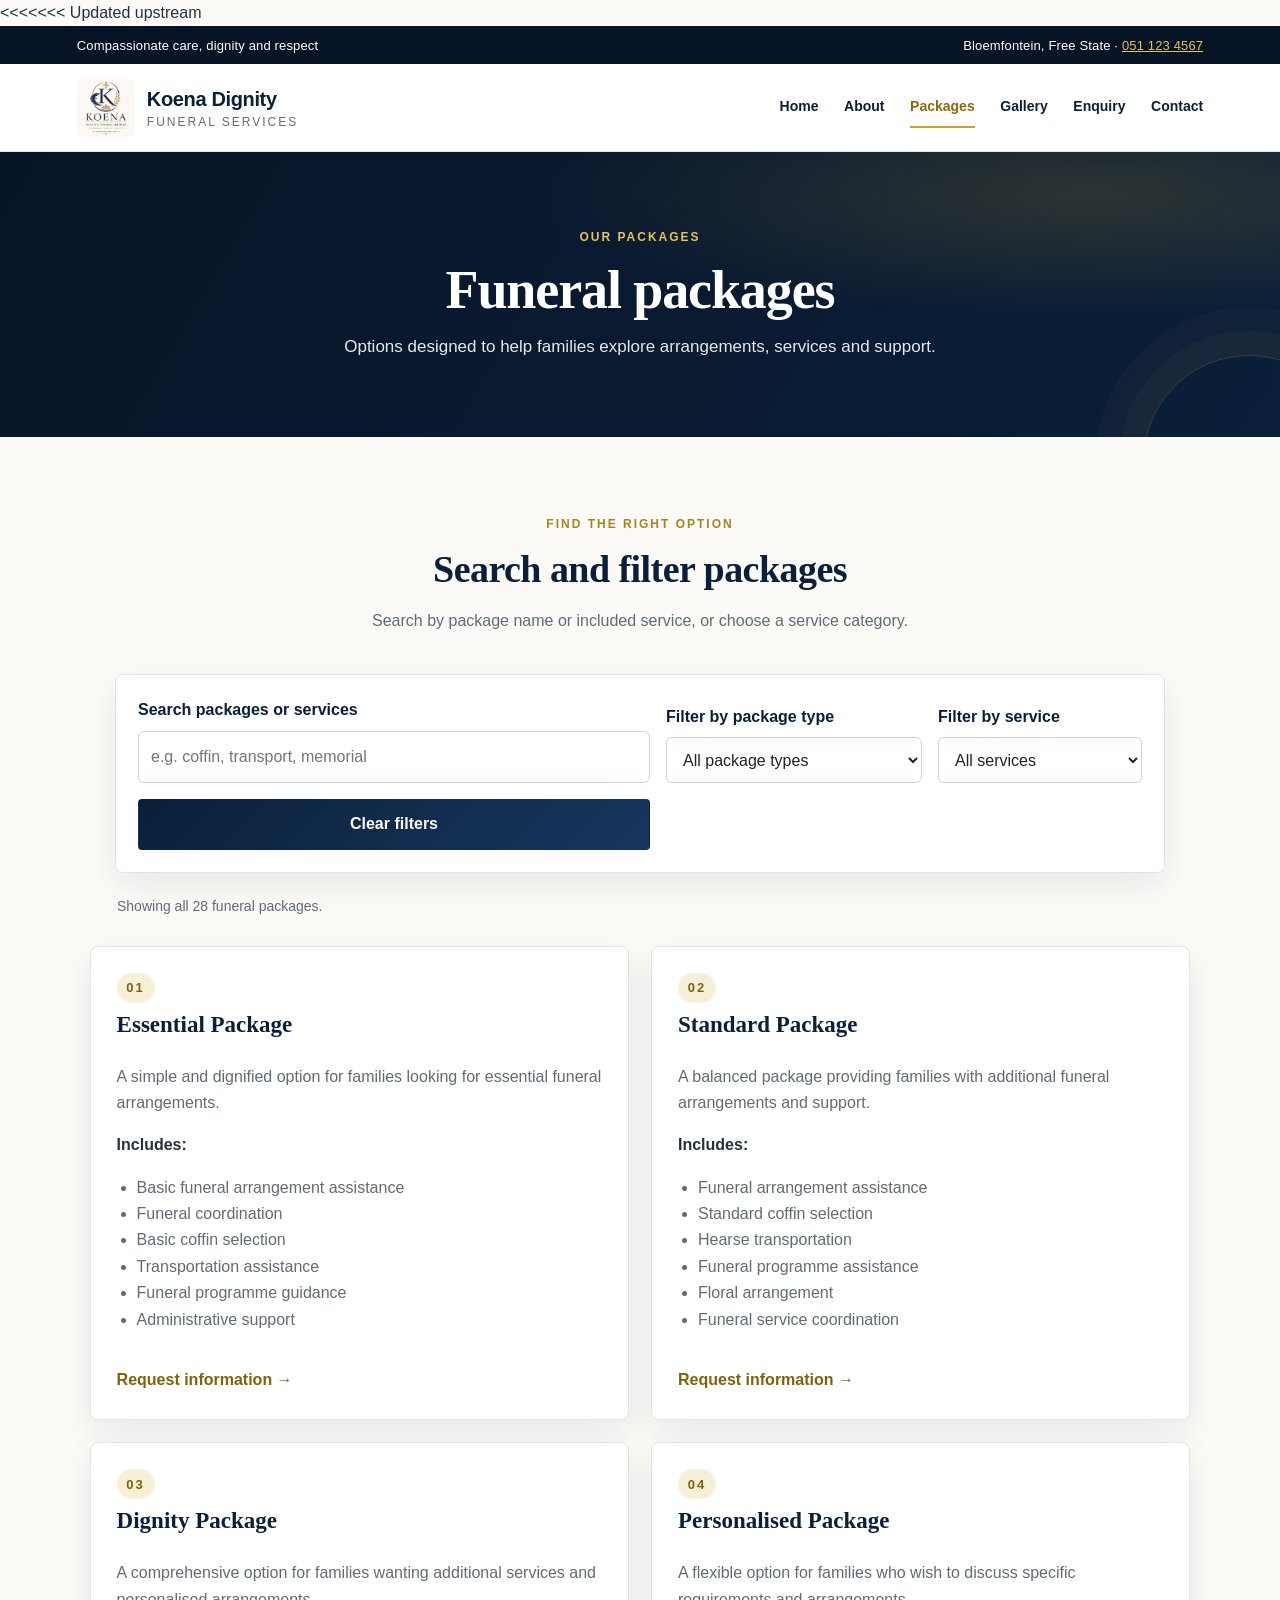
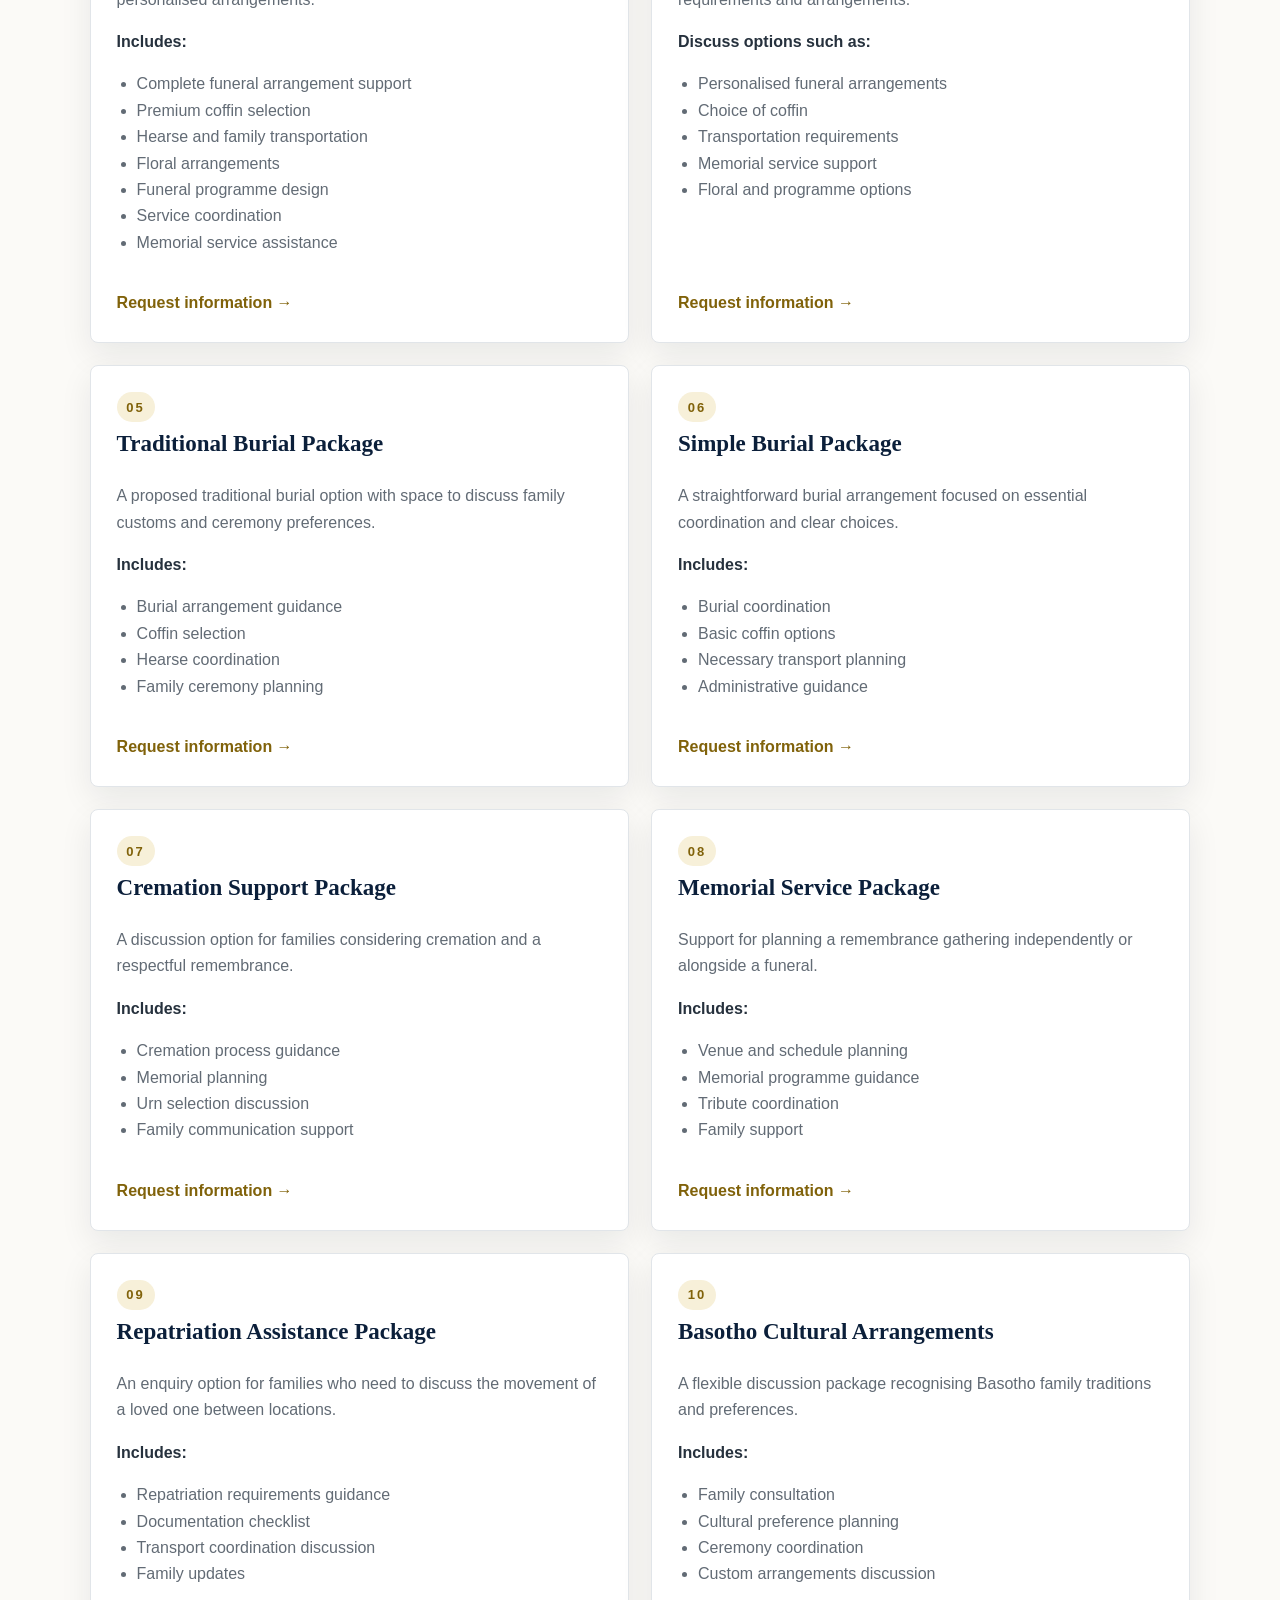
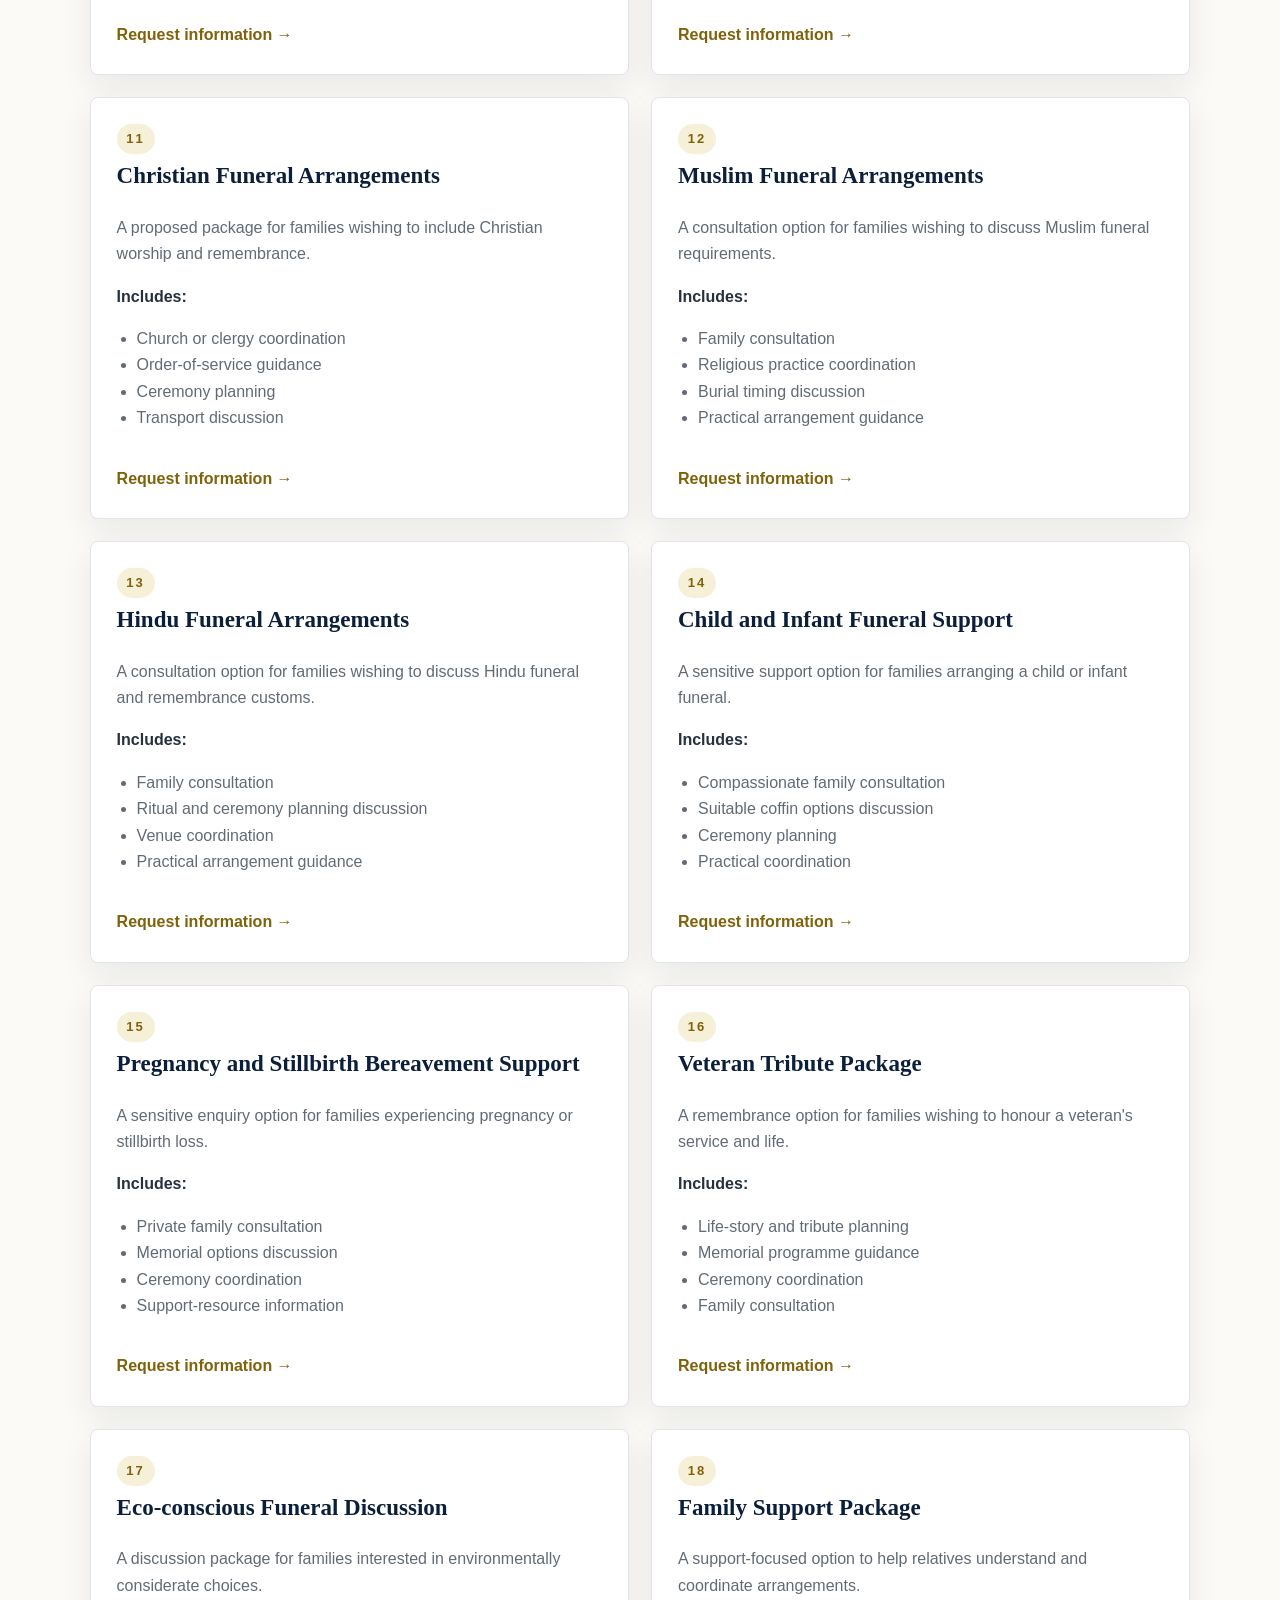
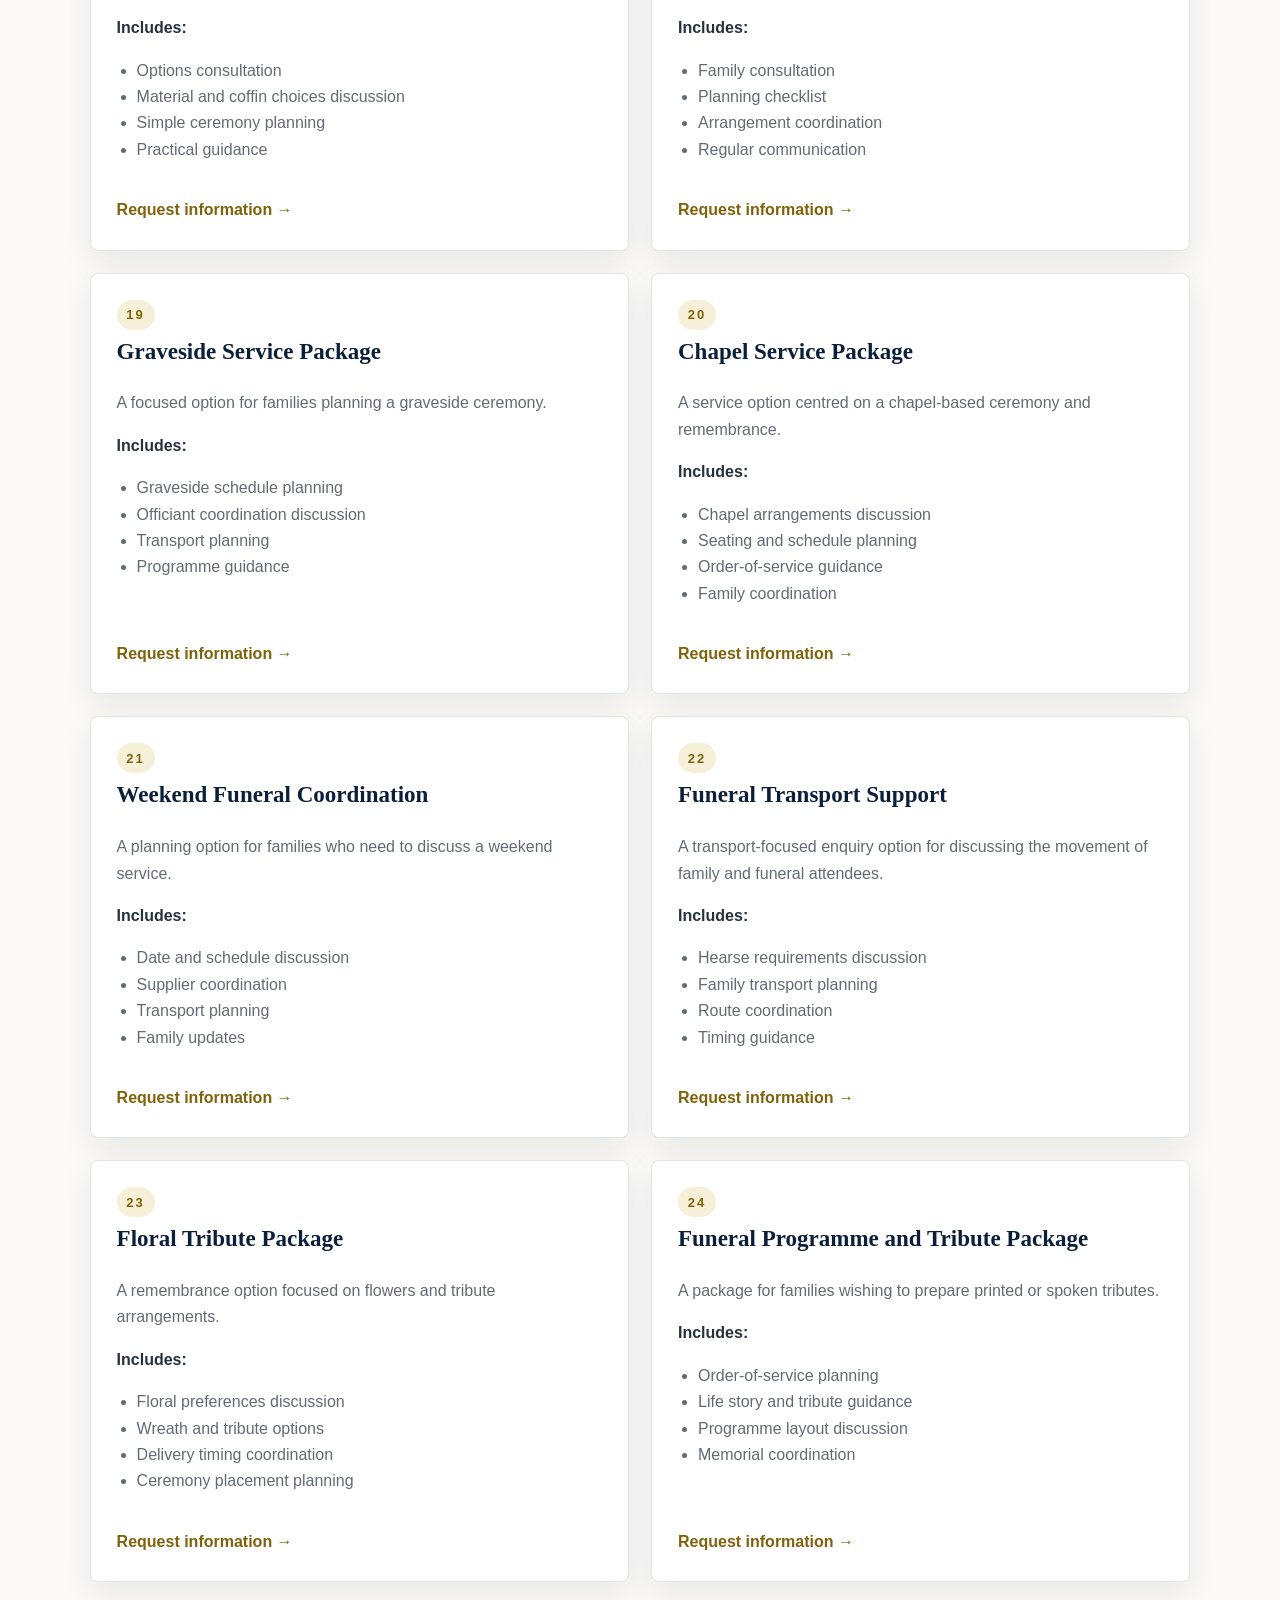
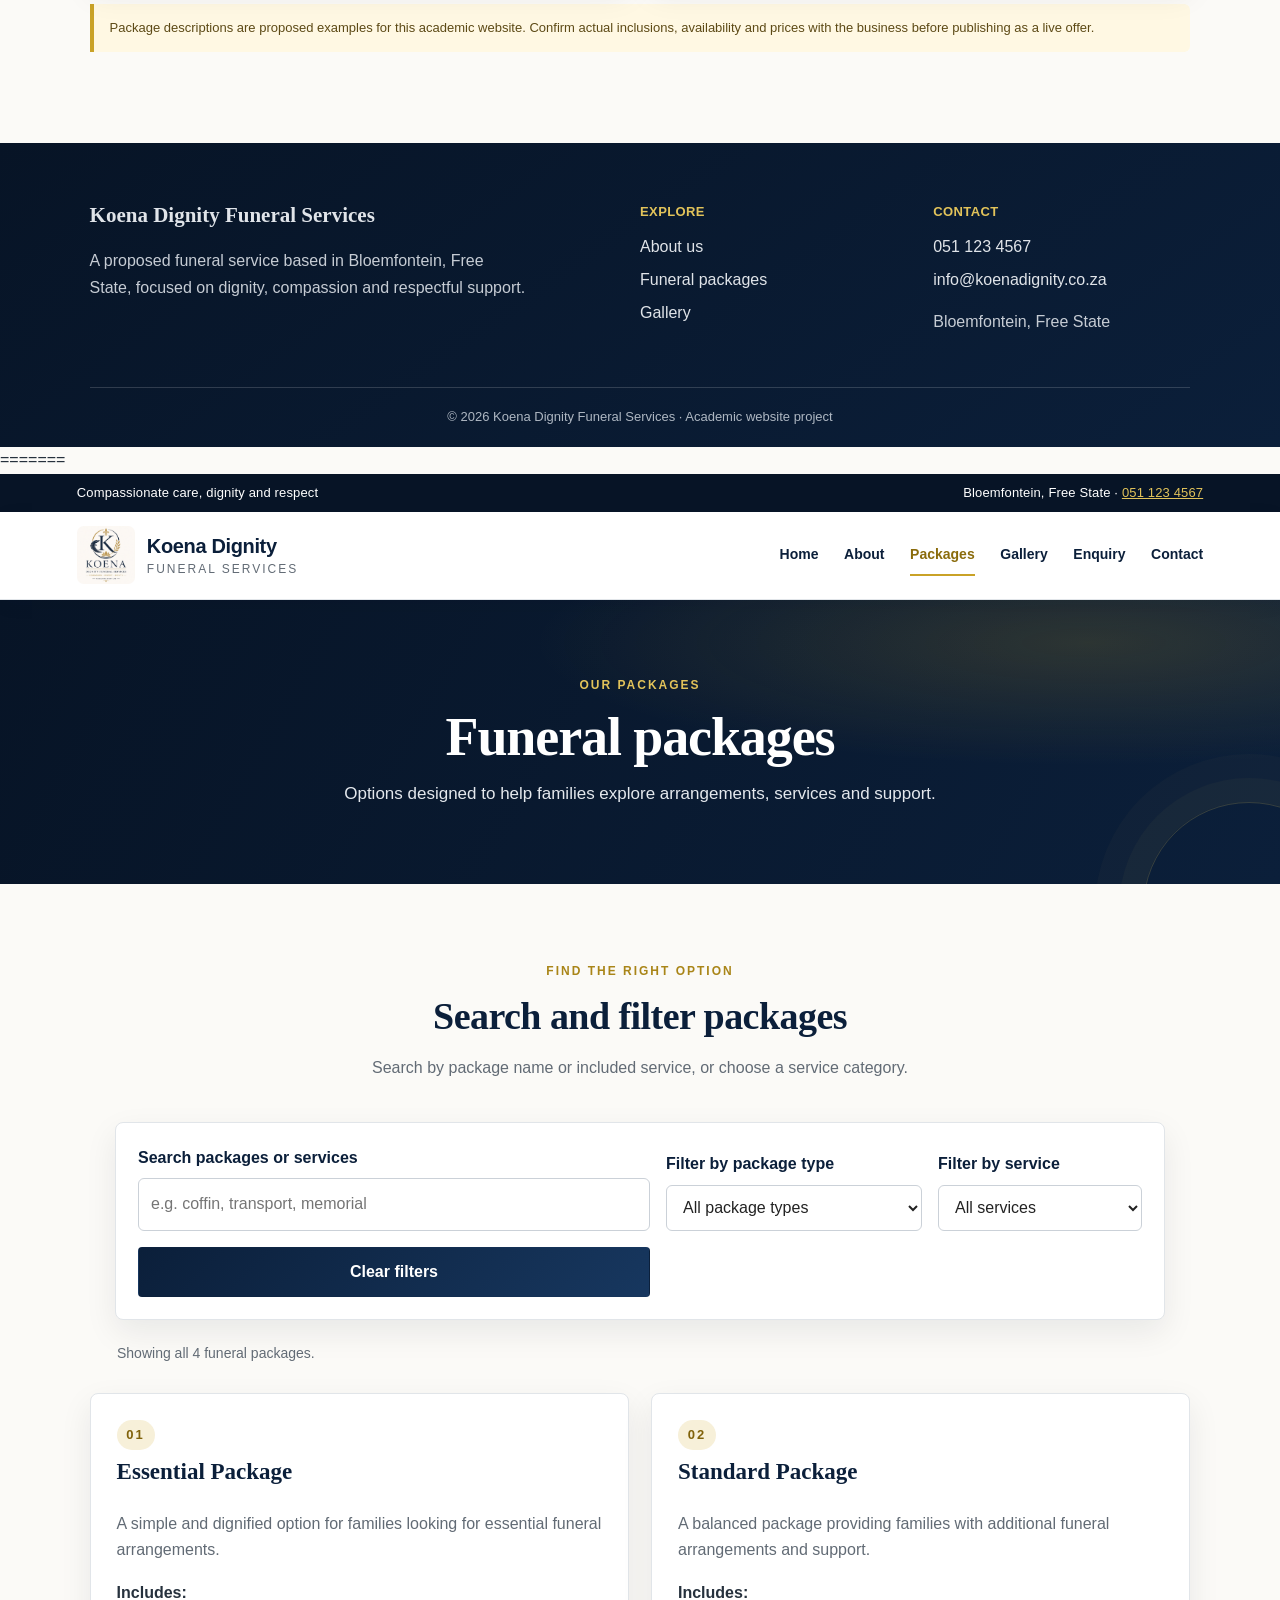
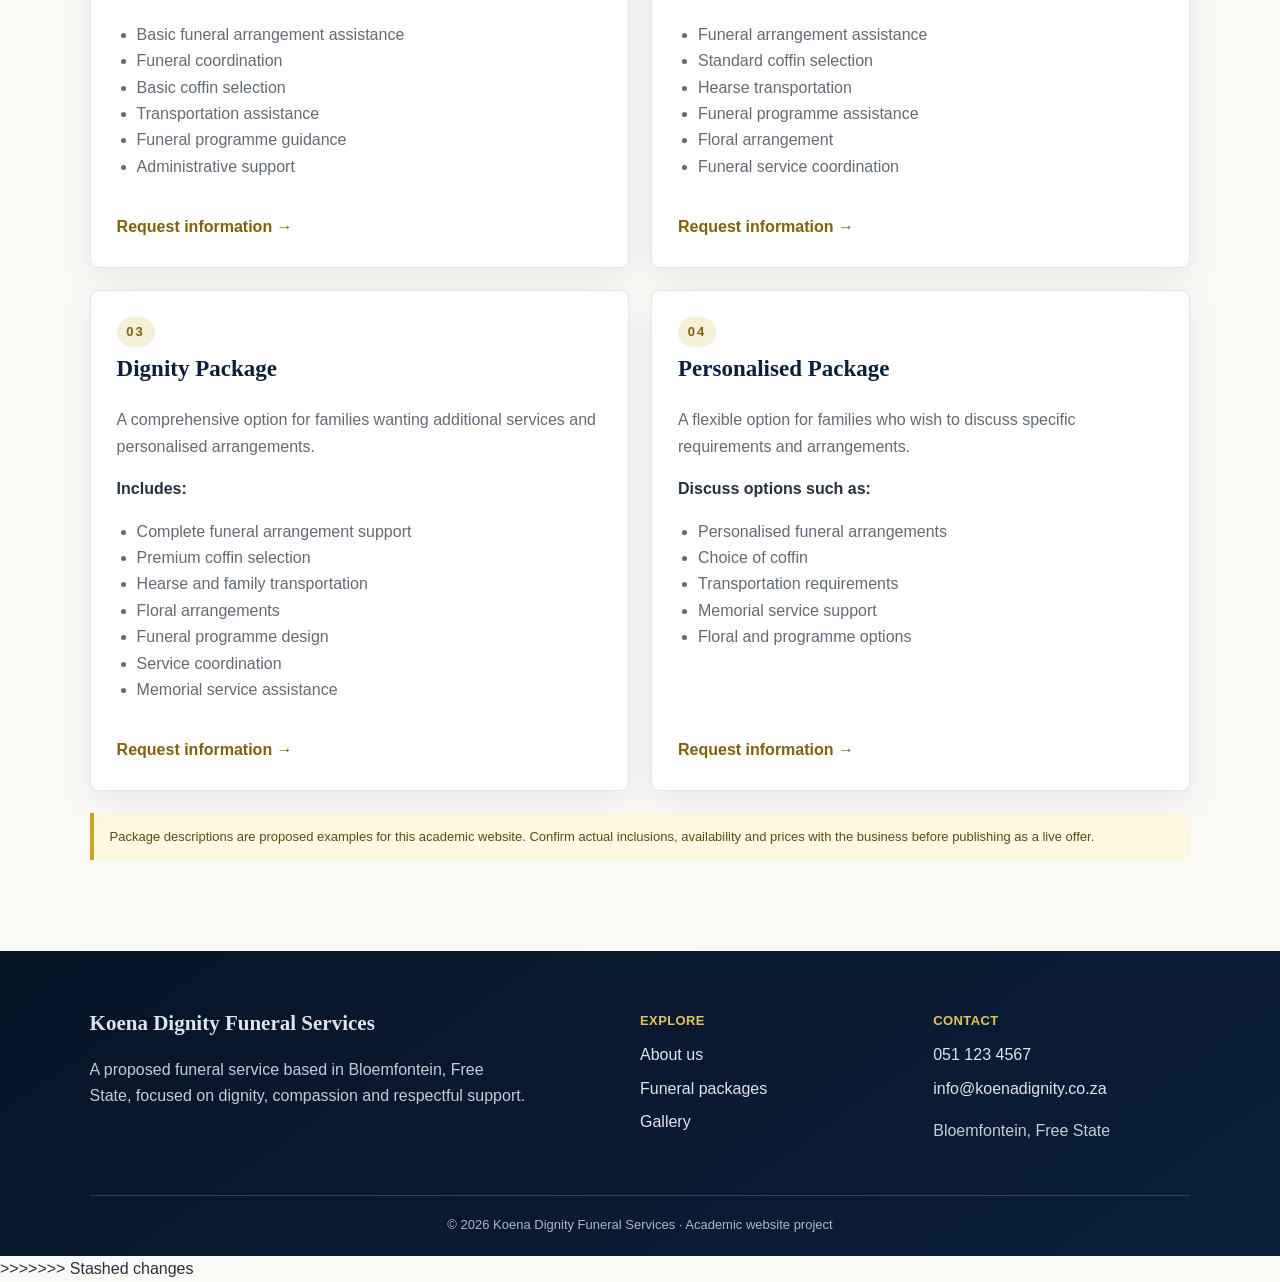
<file: pages/packages.html>
<!doctype html>
<html lang="en">
<<<<<<< Updated upstream
<head>
  <meta charset="utf-8">
  <meta name="viewport" content="width=device-width, initial-scale=1">
  <title>Funeral Packages & Services | Koena Dignity Funeral Services</title>
  <meta name="description" content="Explore the proposed Essential, Standard, Dignity and Personalised funeral packages from Koena Dignity Funeral Services.">
  <meta name="theme-color" content="#0b1f3a">
  
  <link rel="stylesheet" href="../assets/css/styles.css">
</head>
<body>
  <a class="skip-link" href="#main">Skip to content</a>
  <div class="topbar"><span>Compassionate care, dignity and respect</span><span>Bloemfontein, Free State · <a href="tel:+27511234567">051 123 4567</a></span></div>
  <header class="site-header">
    <a class="brand" href="../index.html"><img src="../assets/images/WhatsApp%20Image%202026-08-14%20at%2019.05.25.jpeg" alt="Koena Dignity Funeral Services logo"><span>Koena Dignity<small>Funeral Services</small></span></a>
    <button class="menu-toggle" type="button" aria-expanded="false" aria-controls="primary-navigation"><span class="menu-icon" aria-hidden="true">☰</span><span class="sr-only">Toggle navigation</span></button>
    <nav class="navigation" id="primary-navigation" aria-label="Main navigation"><a href="../index.html" >Home</a><a href="../pages/about.html" >About</a><a href="../pages/packages.html" aria-current="page">Packages</a><a href="../pages/gallery.html" >Gallery</a><a href="../pages/enquiry.html" >Enquiry</a><a href="../pages/contact.html" >Contact</a></nav>
  </header>
  <main id="main"><section class="page-hero"><p class="eyebrow">OUR PACKAGES</p><h1>Funeral packages</h1><p>Options designed to help families explore arrangements, services and support.</p></section><section class="content-section"><div class="section-heading"><p class="eyebrow">FIND THE RIGHT OPTION</p><h2>Search and filter packages</h2><p>Search by package name or included service, or choose a service category.</p></div><div class="package-filter"><div><label for="package-search">Search packages or services</label><input id="package-search" type="search" placeholder="e.g. coffin, transport, memorial"></div><div><label for="package-type">Filter by package type</label><select id="package-type"><option value="all">All package types</option><option value="essential">Essential Package</option><option value="standard">Standard Package</option><option value="dignity">Dignity Package</option><option value="personalised">Personalised Package</option><option value="traditional">Traditional burial</option><option value="cremation">Cremation</option><option value="cultural">Cultural arrangements</option><option value="religious">Religious arrangements</option><option value="memorial">Memorial services</option><option value="repatriation">Repatriation</option><option value="family">Family support</option><option value="child">Child and infant services</option><option value="veteran">Veteran tribute</option><option value="eco">Eco-conscious arrangements</option><option value="transport">Transport services</option><option value="burial">Burial services</option></select></div><div><label for="package-category">Filter by service</label><select id="package-category"><option value="all">All services</option><option value="arrangements">Funeral arrangements</option><option value="coffin">Coffin selection</option><option value="transport">Transportation</option><option value="memorial">Memorial services</option><option value="floral">Floral arrangements</option></select></div><button class="button button-navy" type="button" id="clear-package-filters">Clear filters</button></div><p id="package-results" class="results-status" role="status" aria-live="polite">Showing all 24 funeral packages.</p><div class="card-grid package-grid" id="package-grid">
<article class="info-card package-card" data-package-type="essential"><span class="card-number">01</span><h3>Essential Package</h3><p>A simple and dignified option for families looking for essential funeral arrangements.</p><strong>Includes:</strong><ul><li>Basic funeral arrangement assistance</li><li>Funeral coordination</li><li>Basic coffin selection</li><li>Transportation assistance</li><li>Funeral programme guidance</li><li>Administrative support</li></ul><a class="text-link" href="enquiry.html?package=Essential%20Package">Request information →</a></article>
<article class="info-card package-card" data-package-type="standard"><span class="card-number">02</span><h3>Standard Package</h3><p>A balanced package providing families with additional funeral arrangements and support.</p><strong>Includes:</strong><ul><li>Funeral arrangement assistance</li><li>Standard coffin selection</li><li>Hearse transportation</li><li>Funeral programme assistance</li><li>Floral arrangement</li><li>Funeral service coordination</li></ul><a class="text-link" href="enquiry.html?package=Standard%20Package">Request information →</a></article>
<article class="info-card package-card" data-package-type="dignity"><span class="card-number">03</span><h3>Dignity Package</h3><p>A comprehensive option for families wanting additional services and personalised arrangements.</p><strong>Includes:</strong><ul><li>Complete funeral arrangement support</li><li>Premium coffin selection</li><li>Hearse and family transportation</li><li>Floral arrangements</li><li>Funeral programme design</li><li>Service coordination</li><li>Memorial service assistance</li></ul><a class="text-link" href="enquiry.html?package=Dignity%20Package">Request information →</a></article>
<article class="info-card package-card" data-package-type="personalised"><span class="card-number">04</span><h3>Personalised Package</h3><p>A flexible option for families who wish to discuss specific requirements and arrangements.</p><strong>Discuss options such as:</strong><ul><li>Personalised funeral arrangements</li><li>Choice of coffin</li><li>Transportation requirements</li><li>Memorial service support</li><li>Floral and programme options</li></ul><a class="text-link" href="enquiry.html?package=Personalised%20Package">Request information →</a></article>
<article class="info-card package-card" data-package-type="traditional"><span class="card-number">05</span><h3>Traditional Burial Package</h3><p>A proposed traditional burial option with space to discuss family customs and ceremony preferences.</p><strong>Includes:</strong><ul><li>Burial arrangement guidance</li><li>Coffin selection</li><li>Hearse coordination</li><li>Family ceremony planning</li></ul><a class="text-link" href="enquiry.html?package=Traditional%20Burial%20Package">Request information →</a></article>
<article class="info-card package-card" data-package-type="burial"><span class="card-number">06</span><h3>Simple Burial Package</h3><p>A straightforward burial arrangement focused on essential coordination and clear choices.</p><strong>Includes:</strong><ul><li>Burial coordination</li><li>Basic coffin options</li><li>Necessary transport planning</li><li>Administrative guidance</li></ul><a class="text-link" href="enquiry.html?package=Simple%20Burial%20Package">Request information →</a></article>
<article class="info-card package-card" data-package-type="cremation"><span class="card-number">07</span><h3>Cremation Support Package</h3><p>A discussion option for families considering cremation and a respectful remembrance.</p><strong>Includes:</strong><ul><li>Cremation process guidance</li><li>Memorial planning</li><li>Urn selection discussion</li><li>Family communication support</li></ul><a class="text-link" href="enquiry.html?package=Cremation%20Support%20Package">Request information →</a></article>
<article class="info-card package-card" data-package-type="memorial"><span class="card-number">08</span><h3>Memorial Service Package</h3><p>Support for planning a remembrance gathering independently or alongside a funeral.</p><strong>Includes:</strong><ul><li>Venue and schedule planning</li><li>Memorial programme guidance</li><li>Tribute coordination</li><li>Family support</li></ul><a class="text-link" href="enquiry.html?package=Memorial%20Service%20Package">Request information →</a></article>
<article class="info-card package-card" data-package-type="repatriation"><span class="card-number">09</span><h3>Repatriation Assistance Package</h3><p>An enquiry option for families who need to discuss the movement of a loved one between locations.</p><strong>Includes:</strong><ul><li>Repatriation requirements guidance</li><li>Documentation checklist</li><li>Transport coordination discussion</li><li>Family updates</li></ul><a class="text-link" href="enquiry.html?package=Repatriation%20Assistance%20Package">Request information →</a></article>
<article class="info-card package-card" data-package-type="cultural"><span class="card-number">10</span><h3>Basotho Cultural Arrangements</h3><p>A flexible discussion package recognising Basotho family traditions and preferences.</p><strong>Includes:</strong><ul><li>Family consultation</li><li>Cultural preference planning</li><li>Ceremony coordination</li><li>Custom arrangements discussion</li></ul><a class="text-link" href="enquiry.html?package=Basotho%20Cultural%20Arrangements">Request information →</a></article>
<article class="info-card package-card" data-package-type="religious"><span class="card-number">11</span><h3>Christian Funeral Arrangements</h3><p>A proposed package for families wishing to include Christian worship and remembrance.</p><strong>Includes:</strong><ul><li>Church or clergy coordination</li><li>Order-of-service guidance</li><li>Ceremony planning</li><li>Transport discussion</li></ul><a class="text-link" href="enquiry.html?package=Christian%20Funeral%20Arrangements">Request information →</a></article>
<article class="info-card package-card" data-package-type="religious"><span class="card-number">12</span><h3>Muslim Funeral Arrangements</h3><p>A consultation option for families wishing to discuss Muslim funeral requirements.</p><strong>Includes:</strong><ul><li>Family consultation</li><li>Religious practice coordination</li><li>Burial timing discussion</li><li>Practical arrangement guidance</li></ul><a class="text-link" href="enquiry.html?package=Muslim%20Funeral%20Arrangements">Request information →</a></article>
<article class="info-card package-card" data-package-type="religious"><span class="card-number">13</span><h3>Hindu Funeral Arrangements</h3><p>A consultation option for families wishing to discuss Hindu funeral and remembrance customs.</p><strong>Includes:</strong><ul><li>Family consultation</li><li>Ritual and ceremony planning discussion</li><li>Venue coordination</li><li>Practical arrangement guidance</li></ul><a class="text-link" href="enquiry.html?package=Hindu%20Funeral%20Arrangements">Request information →</a></article>
<article class="info-card package-card" data-package-type="child"><span class="card-number">14</span><h3>Child and Infant Funeral Support</h3><p>A sensitive support option for families arranging a child or infant funeral.</p><strong>Includes:</strong><ul><li>Compassionate family consultation</li><li>Suitable coffin options discussion</li><li>Ceremony planning</li><li>Practical coordination</li></ul><a class="text-link" href="enquiry.html?package=Child%20and%20Infant%20Funeral%20Support">Request information →</a></article>
<article class="info-card package-card" data-package-type="child"><span class="card-number">15</span><h3>Pregnancy and Stillbirth Bereavement Support</h3><p>A sensitive enquiry option for families experiencing pregnancy or stillbirth loss.</p><strong>Includes:</strong><ul><li>Private family consultation</li><li>Memorial options discussion</li><li>Ceremony coordination</li><li>Support-resource information</li></ul><a class="text-link" href="enquiry.html?package=Pregnancy%20and%20Stillbirth%20Bereavement%20Support">Request information →</a></article>
<article class="info-card package-card" data-package-type="veteran"><span class="card-number">16</span><h3>Veteran Tribute Package</h3><p>A remembrance option for families wishing to honour a veteran's service and life.</p><strong>Includes:</strong><ul><li>Life-story and tribute planning</li><li>Memorial programme guidance</li><li>Ceremony coordination</li><li>Family consultation</li></ul><a class="text-link" href="enquiry.html?package=Veteran%20Tribute%20Package">Request information →</a></article>
<article class="info-card package-card" data-package-type="eco"><span class="card-number">17</span><h3>Eco-conscious Funeral Discussion</h3><p>A discussion package for families interested in environmentally considerate choices.</p><strong>Includes:</strong><ul><li>Options consultation</li><li>Material and coffin choices discussion</li><li>Simple ceremony planning</li><li>Practical guidance</li></ul><a class="text-link" href="enquiry.html?package=Eco-conscious%20Funeral%20Discussion">Request information →</a></article>
<article class="info-card package-card" data-package-type="family"><span class="card-number">18</span><h3>Family Support Package</h3><p>A support-focused option to help relatives understand and coordinate arrangements.</p><strong>Includes:</strong><ul><li>Family consultation</li><li>Planning checklist</li><li>Arrangement coordination</li><li>Regular communication</li></ul><a class="text-link" href="enquiry.html?package=Family%20Support%20Package">Request information →</a></article>
<article class="info-card package-card" data-package-type="burial"><span class="card-number">19</span><h3>Graveside Service Package</h3><p>A focused option for families planning a graveside ceremony.</p><strong>Includes:</strong><ul><li>Graveside schedule planning</li><li>Officiant coordination discussion</li><li>Transport planning</li><li>Programme guidance</li></ul><a class="text-link" href="enquiry.html?package=Graveside%20Service%20Package">Request information →</a></article>
<article class="info-card package-card" data-package-type="memorial"><span class="card-number">20</span><h3>Chapel Service Package</h3><p>A service option centred on a chapel-based ceremony and remembrance.</p><strong>Includes:</strong><ul><li>Chapel arrangements discussion</li><li>Seating and schedule planning</li><li>Order-of-service guidance</li><li>Family coordination</li></ul><a class="text-link" href="enquiry.html?package=Chapel%20Service%20Package">Request information →</a></article>
<article class="info-card package-card" data-package-type="traditional"><span class="card-number">21</span><h3>Weekend Funeral Coordination</h3><p>A planning option for families who need to discuss a weekend service.</p><strong>Includes:</strong><ul><li>Date and schedule discussion</li><li>Supplier coordination</li><li>Transport planning</li><li>Family updates</li></ul><a class="text-link" href="enquiry.html?package=Weekend%20Funeral%20Coordination">Request information →</a></article>
<article class="info-card package-card" data-package-type="transport"><span class="card-number">22</span><h3>Funeral Transport Support</h3><p>A transport-focused enquiry option for discussing the movement of family and funeral attendees.</p><strong>Includes:</strong><ul><li>Hearse requirements discussion</li><li>Family transport planning</li><li>Route coordination</li><li>Timing guidance</li></ul><a class="text-link" href="enquiry.html?package=Funeral%20Transport%20Support">Request information →</a></article>
<article class="info-card package-card" data-package-type="memorial"><span class="card-number">23</span><h3>Floral Tribute Package</h3><p>A remembrance option focused on flowers and tribute arrangements.</p><strong>Includes:</strong><ul><li>Floral preferences discussion</li><li>Wreath and tribute options</li><li>Delivery timing coordination</li><li>Ceremony placement planning</li></ul><a class="text-link" href="enquiry.html?package=Floral%20Tribute%20Package">Request information →</a></article>
<article class="info-card package-card" data-package-type="memorial"><span class="card-number">24</span><h3>Funeral Programme and Tribute Package</h3><p>A package for families wishing to prepare printed or spoken tributes.</p><strong>Includes:</strong><ul><li>Order-of-service planning</li><li>Life story and tribute guidance</li><li>Programme layout discussion</li><li>Memorial coordination</li></ul><a class="text-link" href="enquiry.html?package=Funeral%20Programme%20and%20Tribute%20Package">Request information →</a></article>
</div><p id="package-empty" class="empty-state" hidden>No packages match your search. Try another term or clear the filters.</p><p class="notice">Package descriptions are proposed examples for this academic website. Confirm actual inclusions, availability and prices with the business before publishing as a live offer.</p></section></main>
  <footer class="site-footer">
    <div class="footer-grid"><div><a class="footer-brand" href="../index.html">Koena Dignity Funeral Services</a><p>A proposed funeral service based in Bloemfontein, Free State, focused on dignity, compassion and respectful support.</p></div>
    <div><h2>Explore</h2><a href="../pages/about.html">About us</a><a href="../pages/packages.html">Funeral packages</a><a href="../pages/gallery.html">Gallery</a></div>
    <div><h2>Contact</h2><a href="tel:+27511234567">051 123 4567</a><a href="mailto:info@koenadignity.co.za">info@koenadignity.co.za</a><p>Bloemfontein, Free State</p></div></div>
    <p class="copyright">© 2026 Koena Dignity Funeral Services · Academic website project</p>
  </footer>
  <script src="../assets/js/script.js" defer></script>
</body>
</html>
=======
  <head>
    <meta charset="utf-8" />
    <meta name="viewport" content="width=device-width, initial-scale=1" />
    <title>Funeral Packages & Services | Koena Dignity Funeral Services</title>
    <meta
      name="description"
      content="Explore the proposed Essential, Standard, Dignity and Personalised funeral packages from Koena Dignity Funeral Services."
    />
    <meta name="theme-color" content="#0b1f3a" />

    <link rel="stylesheet" href="../assets/css/styles.css" />
  </head>
  <body>
    <a class="skip-link" href="#main">Skip to content</a>
    <div class="topbar">
      <span>Compassionate care, dignity and respect</span
      ><span
        >Bloemfontein, Free State ·
        <a href="tel:+27511234567">051 123 4567</a></span
      >
    </div>
    <header class="site-header">
      <a class="brand" href="../index.html"
        ><img
          src="../assets/images/WhatsApp%20Image%202026-08-14%20at%2019.05.25.jpeg"
          alt="Koena Dignity Funeral Services logo"
        /><span>Koena Dignity<small>Funeral Services</small></span></a
      >
      <button
        class="menu-toggle"
        type="button"
        aria-expanded="false"
        aria-controls="primary-navigation"
      >
        <span class="menu-icon" aria-hidden="true">☰</span
        ><span class="sr-only">Toggle navigation</span>
      </button>
      <nav
        class="navigation"
        id="primary-navigation"
        aria-label="Main navigation"
      >
        <a href="../index.html">Home</a><a href="../pages/about.html">About</a
        ><a href="../pages/packages.html" aria-current="page">Packages</a
        ><a href="../pages/gallery.html">Gallery</a
        ><a href="../pages/enquiry.html">Enquiry</a
        ><a href="../pages/contact.html">Contact</a>
      </nav>
    </header>
    <main id="main">
      <section class="page-hero">
        <p class="eyebrow">OUR PACKAGES</p>
        <h1>Funeral packages</h1>
        <p>
          Options designed to help families explore arrangements, services and
          support.
        </p>
      </section>
      <section class="content-section">
        <div class="section-heading">
          <p class="eyebrow">FIND THE RIGHT OPTION</p>
          <h2>Search and filter packages</h2>
          <p>
            Search by package name or included service, or choose a service
            category.
          </p>
        </div>
        <div class="package-filter">
          <div>
            <label for="package-search">Search packages or services</label
            ><input
              id="package-search"
              type="search"
              placeholder="e.g. coffin, transport, memorial"
            />
          </div>
          <div>
            <label for="package-type">Filter by package type</label
            ><select id="package-type">
              <option value="all">All package types</option>
              <option value="essential">Essential Package</option>
              <option value="standard">Standard Package</option>
              <option value="dignity">Dignity Package</option>
              <option value="personalised">Personalised Package</option>
            </select>
          </div>
          <div>
            <label for="package-category">Filter by service</label
            ><select id="package-category">
              <option value="all">All services</option>
              <option value="arrangements">Funeral arrangements</option>
              <option value="coffin">Coffin selection</option>
              <option value="transport">Transportation</option>
              <option value="memorial">Memorial services</option>
              <option value="floral">Floral arrangements</option>
            </select>
          </div>
          <button
            class="button button-navy"
            type="button"
            id="clear-package-filters"
          >
            Clear filters
          </button>
        </div>
        <p
          id="package-results"
          class="results-status"
          role="status"
          aria-live="polite"
        >
          Showing all 4 funeral packages.
        </p>
        <div class="card-grid package-grid" id="package-grid">
          <article class="info-card package-card">
            <span class="card-number">01</span>
            <h3>Essential Package</h3>
            <p>
              A simple and dignified option for families looking for essential
              funeral arrangements.
            </p>
            <strong>Includes:</strong>
            <ul>
              <li>Basic funeral arrangement assistance</li>
              <li>Funeral coordination</li>
              <li>Basic coffin selection</li>
              <li>Transportation assistance</li>
              <li>Funeral programme guidance</li>
              <li>Administrative support</li>
            </ul>
            <a class="text-link" href="enquiry.html?package=Essential%20Package"
              >Request information →</a
            >
          </article>
          <article class="info-card package-card">
            <span class="card-number">02</span>
            <h3>Standard Package</h3>
            <p>
              A balanced package providing families with additional funeral
              arrangements and support.
            </p>
            <strong>Includes:</strong>
            <ul>
              <li>Funeral arrangement assistance</li>
              <li>Standard coffin selection</li>
              <li>Hearse transportation</li>
              <li>Funeral programme assistance</li>
              <li>Floral arrangement</li>
              <li>Funeral service coordination</li>
            </ul>
            <a class="text-link" href="enquiry.html?package=Standard%20Package"
              >Request information →</a
            >
          </article>
          <article class="info-card package-card">
            <span class="card-number">03</span>
            <h3>Dignity Package</h3>
            <p>
              A comprehensive option for families wanting additional services
              and personalised arrangements.
            </p>
            <strong>Includes:</strong>
            <ul>
              <li>Complete funeral arrangement support</li>
              <li>Premium coffin selection</li>
              <li>Hearse and family transportation</li>
              <li>Floral arrangements</li>
              <li>Funeral programme design</li>
              <li>Service coordination</li>
              <li>Memorial service assistance</li>
            </ul>
            <a class="text-link" href="enquiry.html?package=Dignity%20Package"
              >Request information →</a
            >
          </article>
          <article class="info-card package-card">
            <span class="card-number">04</span>
            <h3>Personalised Package</h3>
            <p>
              A flexible option for families who wish to discuss specific
              requirements and arrangements.
            </p>
            <strong>Discuss options such as:</strong>
            <ul>
              <li>Personalised funeral arrangements</li>
              <li>Choice of coffin</li>
              <li>Transportation requirements</li>
              <li>Memorial service support</li>
              <li>Floral and programme options</li>
            </ul>
            <a
              class="text-link"
              href="enquiry.html?package=Personalised%20Package"
              >Request information →</a
            >
          </article>
        </div>
        <p id="package-empty" class="empty-state" hidden>
          No packages match your search. Try another term or clear the filters.
        </p>
        <p class="notice">
          Package descriptions are proposed examples for this academic website.
          Confirm actual inclusions, availability and prices with the business
          before publishing as a live offer.
        </p>
      </section>
    </main>
    <footer class="site-footer">
      <div class="footer-grid">
        <div>
          <a class="footer-brand" href="../index.html"
            >Koena Dignity Funeral Services</a
          >
          <p>
            A proposed funeral service based in Bloemfontein, Free State,
            focused on dignity, compassion and respectful support.
          </p>
        </div>
        <div>
          <h2>Explore</h2>
          <a href="../pages/about.html">About us</a
          ><a href="../pages/packages.html">Funeral packages</a
          ><a href="../pages/gallery.html">Gallery</a>
        </div>
        <div>
          <h2>Contact</h2>
          <a href="tel:+27511234567">051 123 4567</a
          ><a href="mailto:info@koenadignity.co.za">info@koenadignity.co.za</a>
          <p>Bloemfontein, Free State</p>
        </div>
      </div>
      <p class="copyright">
        © 2026 Koena Dignity Funeral Services · Academic website project
      </p>
    </footer>
    <script src="../assets/js/script.js" defer></script>
  </body>
</html>
>>>>>>> Stashed changes
</file>
<file: assets/css/styles.css>
:root{--navy:#0b1f3a;--deep:#071426;--gold:#c9a227;--gold-light:#e2c35a;--ink:#222;--muted:#626b75;--line:#e1e5e9;--paper:#f5f6f7;--white:#fff;--radius:8px}
*{box-sizing:border-box}html{scroll-behavior:smooth}body{margin:0;font-family:Arial,Helvetica,sans-serif;color:var(--ink);line-height:1.65;background:#fff}img{display:block;max-width:100%;height:auto}a{color:inherit}button,input,select,textarea{font:inherit}.skip-link{position:absolute;left:-9999px;top:8px;background:#fff;padding:10px;z-index:100}.skip-link:focus{left:8px}.sr-only{position:absolute;width:1px;height:1px;padding:0;margin:-1px;overflow:hidden;clip:rect(0,0,0,0);white-space:nowrap;border:0}
.topbar{display:flex;justify-content:space-between;gap:16px;padding:8px 6%;background:var(--deep);color:#fff;font-size:13px}.topbar a{color:var(--gold-light)}.site-header{display:flex;align-items:center;justify-content:space-between;gap:25px;padding:14px 6%;border-bottom:1px solid var(--line);position:relative;z-index:10;background:#fff}.brand{display:flex;align-items:center;gap:12px;text-decoration:none;color:var(--navy);font-weight:700;font-size:20px;line-height:1.2}.brand img{width:58px;height:58px;object-fit:contain}.brand small{display:block;font-size:12px;letter-spacing:2px;text-transform:uppercase;color:var(--muted);font-weight:500;margin-top:4px}.navigation{display:flex;align-items:center;gap:clamp(12px,2vw,28px)}.navigation a{text-decoration:none;color:var(--navy);font-size:14px;font-weight:700;padding:8px 0;border-bottom:2px solid transparent}.navigation a:hover,.navigation a[aria-current=page]{color:#8a6b0b;border-color:var(--gold)}.menu-toggle{display:none;background:var(--navy);color:#fff;border:0;border-radius:5px;padding:10px 14px;cursor:pointer}
.home-hero{min-height:520px;display:flex;align-items:center;position:relative;color:#fff;background:linear-gradient(110deg,rgba(7,20,38,.94),rgba(7,20,38,.55)),url('../images/family%20support.jpeg') center/cover no-repeat;padding:80px 8%}.hero-copy{position:relative;max-width:700px}.hero-copy h1,.page-hero h1{font-family:Georgia,serif;font-size:clamp(38px,6vw,64px);line-height:1.12;margin:10px 0 20px}.hero-copy h1 span{display:block;color:var(--gold-light)}.hero-copy>p:not(.eyebrow){font-size:18px;max-width:620px}.eyebrow{font-size:12px;letter-spacing:2px;font-weight:700;color:#a98518;text-transform:uppercase;margin:0 0 12px}.hero-copy .eyebrow{color:var(--gold-light)}.button-row{display:flex;flex-wrap:wrap;gap:12px;margin-top:28px}.button{display:inline-flex;justify-content:center;align-items:center;min-height:46px;padding:11px 20px;border:1px solid transparent;border-radius:4px;text-decoration:none;font-weight:700;cursor:pointer}.button-gold{background:var(--gold);color:var(--deep)}.button-gold:hover{background:var(--gold-light)}.button-outline{border-color:#fff;color:#fff;background:transparent}.button-outline:hover{background:#fff;color:var(--navy)}.button-navy{background:var(--navy);color:#fff}.button-navy:hover{background:#17375f}.trust-strip{display:grid;grid-template-columns:repeat(4,1fr);background:var(--navy);color:#fff;padding:25px 6%;gap:18px;text-align:center}.trust-strip strong,.trust-strip span{display:block}.trust-strip strong{color:var(--gold-light);font-family:Georgia,serif;font-size:20px}.trust-strip span{font-size:13px;color:#e2e6eb}
.page-hero{background:linear-gradient(115deg,var(--deep),var(--navy));color:#fff;text-align:center;padding:76px 7%}.page-hero h1{font-size:clamp(36px,5vw,54px);margin:0 0 12px}.page-hero>p:last-child{max-width:720px;margin:0 auto;color:#e4e8ed;font-size:17px}.content-section{padding:72px 7%;max-width:1400px;margin:auto}.content-section.soft{max-width:none;background:var(--paper)}.section-heading{text-align:center;max-width:760px;margin:0 auto 34px}.section-heading h2,.content-section h2{font-family:Georgia,serif;color:var(--navy);font-size:clamp(28px,4vw,38px);line-height:1.2;margin:0 0 15px}.section-heading>p:last-child{color:var(--muted)}.split{display:grid;grid-template-columns:1fr 1fr;gap:54px;align-items:center}.split p{color:var(--muted)}.feature-image{width:100%;height:390px;object-fit:cover;border-radius:var(--radius)}.text-link{display:inline-block;color:#80620a;font-weight:700;text-decoration:none;margin-top:10px}.text-link:hover{text-decoration:underline}.card-grid{display:grid;grid-template-columns:repeat(3,minmax(0,1fr));gap:22px}.info-card{background:#fff;border:1px solid var(--line);border-radius:var(--radius);padding:26px;box-shadow:0 8px 24px rgba(7,20,38,.05)}.info-card h3{color:var(--navy);font-family:Georgia,serif;font-size:23px;margin:8px 0}.info-card p,.info-card li{color:var(--muted)}.info-card ul{padding-left:20px}.card-number{font-size:13px;letter-spacing:2px;color:#9a7712;font-weight:700}.center{text-align:center;margin-top:30px}.callout{background:var(--navy);color:#fff;text-align:center;padding:60px 7%}.callout h2{font-family:Georgia,serif;font-size:32px;margin:0 0 10px}.callout p{color:#e2e6eb;margin:0 auto 24px}
.faq-list{max-width:900px;margin:auto}.faq-list details{border-bottom:1px solid var(--line);padding:18px 4px}.faq-list summary{cursor:pointer;color:var(--navy);font-weight:700;font-size:17px}.faq-list details p{color:var(--muted);margin:12px 0 0}.package-filter{display:grid;grid-template-columns:minmax(200px,2fr) minmax(190px,1fr) auto;align-items:end;gap:16px;max-width:1050px;margin:0 auto 14px;padding:22px;background:var(--paper);border:1px solid var(--line);border-radius:var(--radius)}label{display:block;color:var(--navy);font-weight:700;margin:0 0 7px}.package-filter input,.package-filter select,.form-panel input,.form-panel select,.form-panel textarea{width:100%;padding:12px;border:1px solid #cbd1d8;border-radius:4px;background:#fff;color:var(--ink);min-height:46px}.package-filter input:focus,.package-filter select:focus,.form-panel input:focus,.form-panel select:focus,.form-panel textarea:focus{outline:2px solid var(--gold);outline-offset:1px}.results-status{max-width:1050px;margin:0 auto 20px;color:var(--muted);font-size:14px}.package-grid{grid-template-columns:repeat(2,minmax(0,1fr))}.package-card[hidden]{display:none}.empty-state{padding:24px;text-align:center;border:1px dashed var(--gold);color:var(--muted)}.notice,.form-note{padding:13px 16px;background:#fff8e3;border-left:4px solid var(--gold);color:#5d4a16;font-size:13px;margin-top:22px}
.gallery-grid{display:grid;grid-template-columns:repeat(3,1fr);gap:20px}.gallery-item{border:0;padding:0;background:#fff;cursor:zoom-in;text-align:left;overflow:hidden;border-radius:var(--radius);box-shadow:0 5px 18px rgba(7,20,38,.1)}.gallery-item img{width:100%;height:260px;object-fit:cover;transition:transform .25s}.gallery-item:hover img{transform:scale(1.035)}.gallery-item span{display:block;padding:14px 16px;color:var(--navy);font-weight:700}.lightbox{border:0;padding:22px;max-width:min(900px,92vw);max-height:90vh;border-radius:8px}.lightbox::backdrop{background:rgba(0,0,0,.82)}.lightbox img{max-height:75vh;max-width:100%;object-fit:contain;margin:auto}.lightbox-caption{text-align:center;color:var(--navy)}.lightbox-close{display:block;margin:0 0 10px auto;border:0;background:var(--navy);color:#fff;border-radius:50%;width:36px;height:36px;font-size:24px;cursor:pointer}
.form-panel{background:var(--paper);padding:28px;border-radius:var(--radius);border:1px solid var(--line)}.form-panel-wide{max-width:900px;margin:auto}.form-panel h2{margin-bottom:20px}.form-panel input,.form-panel select,.form-panel textarea{margin-bottom:17px}.form-panel textarea{resize:vertical}.form-grid{display:grid;grid-template-columns:1fr 1fr;gap:0 18px}.consent{display:flex;align-items:flex-start;gap:10px;font-weight:400;color:var(--muted);margin:8px 0 20px}.consent input{width:auto;min-height:auto;margin:5px 0 0}.form-feedback{font-weight:700;color:#245b38}.form-panel .field-error{display:block;color:#a32626;font-size:13px;line-height:1.45;margin:-12px 0 14px;font-weight:600}.form-panel .field-error[hidden]{display:none}.form-panel .is-invalid{border:2px solid #b42318!important;outline:0}.form-panel .is-invalid:focus{box-shadow:0 0 0 3px rgba(180,35,24,.14)}.form-panel [aria-invalid="true"]{border-color:#b42318}.form-note{background:#eef3f8;border-color:#7890aa;color:#34495e}
.site-footer{background:var(--deep);color:#fff;padding:48px 7% 20px}.footer-grid{max-width:1250px;margin:auto;display:grid;grid-template-columns:2fr 1fr 1fr;gap:36px}.footer-grid h2{font-size:17px;color:var(--gold-light)}.footer-grid a{display:block;color:#e0e4e9;text-decoration:none;margin:7px 0}.footer-grid a:hover{color:var(--gold-light)}.footer-grid p{color:#c6ccd4;max-width:440px}.footer-brand{font-family:Georgia,serif;font-size:21px;font-weight:700}.copyright{text-align:center;border-top:1px solid rgba(255,255,255,.16);padding-top:18px;margin:35px auto 0;color:#aeb7c2;font-size:13px}
@media(max-width:900px){.site-header{padding:14px 5%}.navigation{gap:13px}.navigation a{font-size:13px}.split{gap:30px}.trust-strip{grid-template-columns:repeat(2,1fr)}.card-grid{grid-template-columns:repeat(2,minmax(0,1fr))}}
@media(max-width:700px){.topbar{flex-direction:column;gap:3px;text-align:center}.site-header{flex-wrap:wrap}.menu-toggle{display:block}.navigation{display:none;flex-basis:100%;flex-direction:column;align-items:stretch;gap:0;padding:8px 0 0}.navigation.is-open{display:flex}.navigation a{padding:12px 5px;border-bottom:1px solid var(--line)}.home-hero{min-height:480px;padding:60px 7%}.trust-strip{padding:22px 5%}.content-section{padding:54px 6%}.split,.card-grid,.package-grid,.gallery-grid,.footer-grid{grid-template-columns:1fr}.feature-image{height:290px}.package-filter{grid-template-columns:1fr;padding:17px}.package-filter .button{width:100%}.form-grid{grid-template-columns:1fr}.page-hero{padding:60px 6%}.footer-grid{text-align:center}.footer-grid p{margin-left:auto;margin-right:auto}}
@media(prefers-reduced-motion:reduce){html{scroll-behavior:auto}*,*::before,*::after{transition:none!important;animation:none!important}}

/* Responsive interactive Google Maps embed (Contact page). */
.map-embed{width:100%;max-width:100%;overflow:hidden;border:1px solid var(--line);border-radius:var(--radius);background:var(--paper)}
.map-embed iframe{display:block;width:100%;height:clamp(320px,55vw,520px);min-height:320px;border:0}
@media(max-width:700px){.map-embed iframe{height:360px;min-height:360px}}

/* Site-wide visual refinement shared by every page. */
:root{
  --shadow-soft:0 12px 32px rgba(7,20,38,.08);
  --shadow-card:0 16px 34px rgba(7,20,38,.12);
  --surface-tint:#fbfaf7;
}
body{background:var(--surface-tint);color:#26313d}
main{min-height:55vh}
.topbar{align-items:center;min-height:38px;letter-spacing:.15px}
.site-header{min-height:88px;box-shadow:0 5px 20px rgba(7,20,38,.045)}
.brand{letter-spacing:-.35px}
.brand img{border-radius:7px}
.navigation a{transition:color .2s ease,border-color .2s ease}
.navigation a:focus-visible,.button:focus-visible,.text-link:focus-visible,
.menu-toggle:focus-visible,.gallery-item:focus-visible,.faq-list summary:focus-visible{
  outline:3px solid var(--gold);outline-offset:4px
}
.home-hero{isolation:isolate;background-position:center 42%}
.home-hero::before{content:"";position:absolute;inset:18px;border:1px solid rgba(226,195,90,.35);pointer-events:none;z-index:-1}
.hero-copy{max-width:740px}
.hero-copy h1,.page-hero h1{letter-spacing:-1.1px}
.page-hero{position:relative;overflow:hidden;background:radial-gradient(ellipse at 85% 15%,rgba(201,162,39,.18),transparent 36%),linear-gradient(120deg,var(--deep),var(--navy));}
.page-hero::after{content:"";position:absolute;width:210px;height:210px;border:1px solid rgba(226,195,90,.2);border-radius:50%;right:-75px;bottom:-130px;box-shadow:0 0 0 24px rgba(226,195,90,.035),0 0 0 48px rgba(226,195,90,.025);pointer-events:none}
.page-hero>*{position:relative;z-index:1}
.page-hero .eyebrow{color:var(--gold-light)}
.content-section{padding-top:78px;padding-bottom:78px}
.content-section.soft{background:linear-gradient(180deg,#f2f4f6,#f8f8f7)}
.section-heading{margin-bottom:40px}
.section-heading h2,.content-section h2{letter-spacing:-.55px}
.info-card{position:relative;box-shadow:var(--shadow-soft);transition:transform .22s ease,box-shadow .22s ease,border-color .22s ease}
.info-card:hover{transform:translateY(-4px);box-shadow:var(--shadow-card);border-color:rgba(201,162,39,.55)}
.info-card h3{line-height:1.25}
.package-card{display:flex;flex-direction:column;align-items:flex-start}
.package-card .text-link{margin-top:auto;padding-top:18px}
.card-number{display:inline-flex;align-items:center;justify-content:center;min-width:38px;min-height:30px;padding:3px 9px;border-radius:20px;background:#f7f0d9;color:#80620a}
.button{transition:transform .18s ease,background-color .18s ease,box-shadow .18s ease}
.button:hover{transform:translateY(-1px);box-shadow:0 7px 16px rgba(7,20,38,.14)}
.button-gold{background:linear-gradient(135deg,var(--gold),var(--gold-light))}
.button-navy{background:linear-gradient(135deg,var(--navy),#17375f)}
.text-link{transition:color .2s ease}
.text-link:hover{color:#5f4908}
.faq-list{padding:4px 24px;background:#fff;border:1px solid var(--line);border-radius:var(--radius);box-shadow:var(--shadow-soft)}
.faq-list details[open]{padding-bottom:22px}
.faq-list summary{padding:3px 0;list-style-position:outside}
.package-filter{box-shadow:var(--shadow-soft);background:#fff}
.package-filter input,.package-filter select,.form-panel input,.form-panel select,.form-panel textarea{
  border-radius:6px;transition:border-color .18s ease,box-shadow .18s ease
}
.package-filter input:focus,.package-filter select:focus,.form-panel input:focus,.form-panel select:focus,.form-panel textarea:focus{
  outline:0;border-color:var(--gold);box-shadow:0 0 0 3px rgba(201,162,39,.17)
}
.results-status{padding:8px 2px}
.gallery-grid{align-items:start}
.gallery-item{border:1px solid var(--line);box-shadow:var(--shadow-soft);transition:transform .22s ease,box-shadow .22s ease}
.gallery-item:hover{transform:translateY(-4px);box-shadow:var(--shadow-card)}
.gallery-item img{background:#eceff2}
.gallery-item span{background:#fff}
.lightbox{box-shadow:0 24px 70px rgba(0,0,0,.3)}
.form-panel{box-shadow:var(--shadow-soft);background:linear-gradient(145deg,#fff,#f4f6f8)}
.form-panel h2{margin-top:0}
.form-panel .button{margin-top:4px}
.form-feedback:not(:empty){padding:12px 14px;background:#edf7ef;border-radius:6px}
.notice,.form-note{border-radius:0 6px 6px 0}
.map-embed{box-shadow:var(--shadow-soft)}
.content-section a:not(.button):not(.text-link){text-underline-offset:3px}
.content-section a:not(.button):not(.text-link):hover{color:#80620a}
.callout{background:radial-gradient(ellipse at 90% 0%,rgba(201,162,39,.16),transparent 38%),linear-gradient(120deg,var(--deep),var(--navy))}
.site-footer{background:linear-gradient(145deg,#071426,#0b1f3a)}
.footer-grid{align-items:start}
.footer-grid h2{letter-spacing:.4px;text-transform:uppercase;font-size:13px}
.footer-brand{text-decoration:none}
.copyright{max-width:1250px}
@media(max-width:700px){
  .site-header{min-height:76px}
  .brand{font-size:18px}
  .brand img{width:48px;height:48px}
  .home-hero::before{inset:10px}
  .content-section{padding-top:56px;padding-bottom:56px}
  .faq-list{padding:4px 16px}
  .info-card{padding:23px}
  .page-hero::after{width:150px;height:150px;right:-85px;bottom:-105px}
}
@media(hover:none){
  .info-card:hover,.gallery-item:hover,.button:hover{transform:none;box-shadow:var(--shadow-soft)}
}

/* Dedicated Contact-page map presentation. */
.content-section:has(>.map-embed){
  position:relative;
  isolation:isolate;
  padding:clamp(42px,6vw,76px);
  overflow:hidden;
  border:1px solid rgba(201,162,39,.22);
  border-radius:var(--radius);
  background:
    radial-gradient(ellipse at 100% 0%,rgba(201,162,39,.12),transparent 34%),
    linear-gradient(145deg,#fff 0%,#f2f5f8 100%);
  box-shadow:var(--shadow-soft);
}
.content-section:has(>.map-embed)::before{
  content:"";
  position:absolute;
  z-index:-1;
  width:230px;height:230px;
  right:-115px;top:105px;
  border:1px solid rgba(201,162,39,.18);
  border-radius:50%;
  box-shadow:0 0 0 22px rgba(201,162,39,.035),0 0 0 44px rgba(201,162,39,.025);
}
.content-section:has(>.map-embed)>.eyebrow{
  display:inline-flex;
  align-items:center;
  gap:9px;
  margin-bottom:12px;
  color:#80620a;
  font-size:.76rem;
  font-weight:800;
  letter-spacing:1.7px;
}
.content-section:has(>.map-embed)>.eyebrow::before{
  content:"";
  width:26px;height:2px;
  background:var(--gold);
}
.content-section:has(>.map-embed)>h2{
  max-width:720px;
  margin:0 0 12px;
  color:var(--navy);
  font-size:clamp(1.8rem,3.2vw,2.5rem);
  line-height:1.15;
  letter-spacing:-.8px;
}
.content-section:has(>.map-embed)>p:not(.eyebrow):not(.notice){
  margin:0 0 22px;
  color:#536171;
  font-size:1.02rem;
}
.map-embed{
  position:relative;
  padding:8px;
  border:1px solid rgba(16,37,63,.12);
  border-radius:14px;
  background:#fff;
  box-shadow:0 18px 42px rgba(7,20,38,.15);
}
.map-embed iframe{
  border-radius:9px;
  filter:saturate(.88) contrast(1.02);
}
.content-section:has(>.map-embed)>p:has(>a){
  margin:20px 0 18px;
}
.content-section:has(>.map-embed)>p:has(>a)>a{
  display:inline-flex;
  align-items:center;
  gap:10px;
  padding:12px 19px;
  border:1px solid var(--gold);
  border-radius:6px;
  background:var(--navy);
  color:#fff;
  font-weight:700;
  text-decoration:none;
  box-shadow:0 7px 18px rgba(7,20,38,.12);
  transition:transform .18s ease,background .18s ease,box-shadow .18s ease;
}
.content-section:has(>.map-embed)>p:has(>a)>a::after{
  content:"↗";
  color:var(--gold-light);
  font-size:1.1em;
}
.content-section:has(>.map-embed)>p:has(>a)>a:hover{
  transform:translateY(-2px);
  background:#17375f;
  box-shadow:0 10px 22px rgba(7,20,38,.18);
}
.content-section:has(>.map-embed)>.notice{
  max-width:900px;
  margin-top:18px;
  padding:15px 18px;
  border-left:4px solid var(--gold);
  background:#fff8e6;
  color:#5b4a1c;
  line-height:1.6;
}
@media(max-width:700px){
  .content-section:has(>.map-embed){padding:32px 18px;border-radius:10px}
  .map-embed{padding:5px;border-radius:10px}
  .map-embed iframe{border-radius:6px}
  .content-section:has(>.map-embed)>p:has(>a)>a{width:100%;justify-content:center}
}

/* Leaflet map canvas and native Leaflet controls. */
.map-embed{overflow:hidden;padding:8px}
.leaflet-map{
  width:100%;
  height:clamp(360px,52vw,540px);
  min-height:360px;
  border-radius:9px;
  background:#e8edf1;
  z-index:0;
}
.leaflet-container{
  font:14px/1.5 Arial,Helvetica,sans-serif;
  color:#26313d;
}
.leaflet-control-zoom a,
.leaflet-bar a{
  color:var(--navy);
}
.leaflet-control-zoom a:hover,
.leaflet-bar a:hover{
  color:#80620a;
}
.leaflet-control-layers,
.leaflet-bar{
  border:1px solid rgba(11,31,58,.16)!important;
  border-radius:7px!important;
  box-shadow:0 3px 12px rgba(7,20,38,.16)!important;
  overflow:hidden;
}
.leaflet-control-layers-toggle{
  width:34px!important;
  height:34px!important;
  background-size:18px 18px;
}
.leaflet-locate{
  display:flex!important;
  align-items:center;
  justify-content:center;
  width:34px;
  height:34px;
  padding:0;
  border:0;
  background:#fff;
  color:var(--navy);
  font-size:23px;
  line-height:1;
  cursor:pointer;
}
.leaflet-locate:hover{background:#f7f0d9;color:#80620a}
.leaflet-locate:focus-visible{
  outline:3px solid var(--gold);
  outline-offset:2px;
}
.leaflet-locate:disabled{opacity:.55;cursor:wait}
.leaflet-popup-content-wrapper{
  border-radius:9px;
  box-shadow:0 8px 24px rgba(7,20,38,.18);
}
.leaflet-popup-content{
  margin:14px 17px;
  line-height:1.55;
}
.map-popup strong{display:block;color:var(--navy);font-size:14px}
.map-popup p{margin:6px 0 9px;color:#536171}
.map-popup a{color:#80620a;font-weight:700;text-decoration:underline;text-underline-offset:3px}
.leaflet-control-attribution{
  font-size:10px!important;
}
.map-status{
  margin:9px 4px 2px!important;
  color:#536171;
  font-size:12px;
  line-height:1.5;
}
@media(max-width:700px){
  .map-embed{padding:5px}
  .leaflet-map{height:390px;min-height:390px;border-radius:6px}
  .leaflet-control-attribution{font-size:9px!important}
}
</file>
